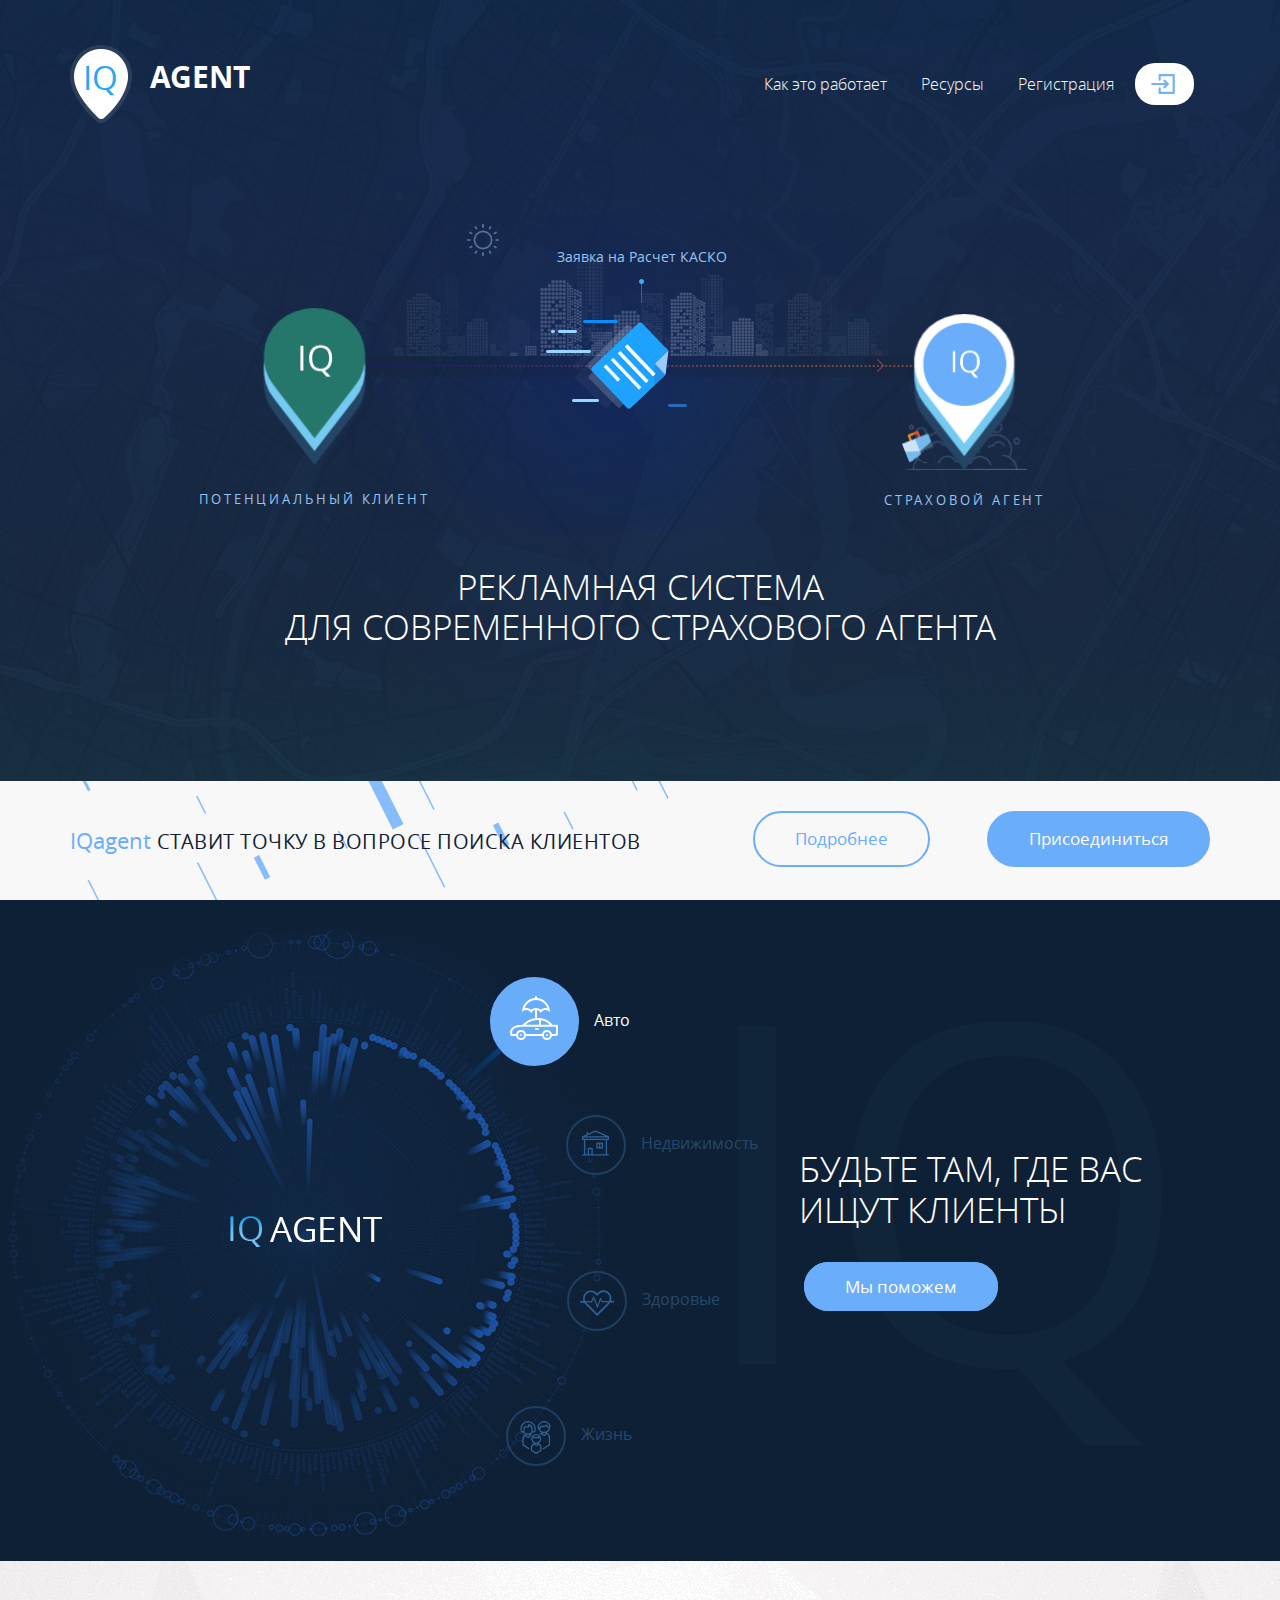
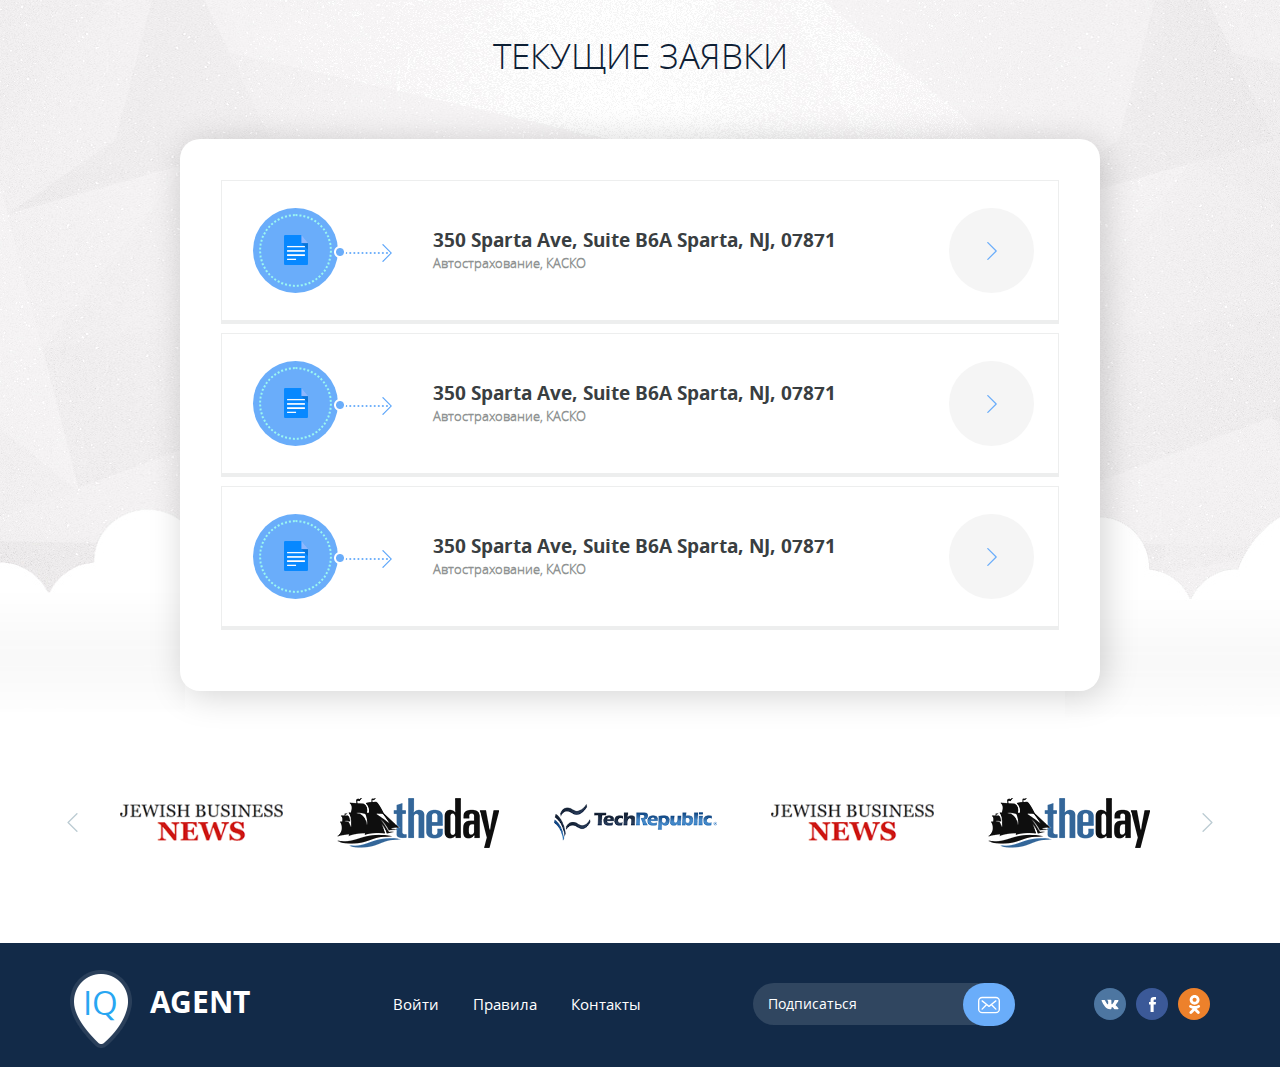
<file: index.html>
﻿<!DOCTYPE HTML>
<html lang="en">
<head>
<meta charset="utf-8">
<meta name="viewport" content="width=device-width, initial-scale=1.0">
<link href="css/bootstrap.min.css" rel="stylesheet">
<link href="css/fonts.css" rel="stylesheet">
<link rel="stylesheet" href="css/swiper.min.css">
<link href="css/style.css" rel="stylesheet">
<link href="css/media.css" rel="stylesheet">
<link rel="icon" href="favicon.ico" type="image/x-icon">
<link rel="shortcut icon" href="/favicon.ico" type="image/x-icon">
<title>IQ</title>
<!--[if lte IE 8]><script src="http://phpbbex.com/oldies/oldies.js" charset="utf-8"></script><![endif]-->
</head>

<body>
<div class="wrapper"> 
  
  <!--HEADER-->
  <header id="header">
    <div class="top-header default clearfix">
      <div class="container">
        <div class="row">
          <div class="col-md-4 col-sm-5 col-xs-6 logo"><a href="index.html" class="">iq <span>agent</span></a></div>
          <div class="col-md-8 col-sm-7 col-xs-6">
            <button type="button" class="navbar-toggle collapsed" data-toggle="collapse" data-target="#bs-example-navbar-collapse-2"> <span class="sr-only">Toggle navigation</span> <span class="icon-bar"></span> <span class="icon-bar"></span> <span class="icon-bar"></span> </button>
            <nav class="navbar-collapse collapse"  id="bs-example-navbar-collapse-2"> 
              <!--TOP-NAV-->
              <div class="navbar navbar-top" role="navigation">
                <div class="inline">
                  <ul class="nav navbar-nav">
                    <li><a href="how-it-works.html">Как это работает</a></li>
                    <li><a href="inner-page.html">Ресурсы</a></li>
                    <li><a href="register.html">Регистрация</a></li>
                    <li class="hidden-sm hidden-md hidden-lg"><a href="#">Правила</a></li>
                    <li class="hidden-sm hidden-md hidden-lg"><a href="#">Контакты</a></li>
                  </ul>
                </div>
                <!--/.nav-collapse --> 
                
                <a href="log-in.html" class="logo-in"></a> <a href="#" class="close cross" data-toggle="collapse" data-target="#bs-example-navbar-collapse-2"></a> </div>
              <!--TOP-NAV END--> 
              
            </nav>
          </div>
        </div>
      </div>
    </div>
    <div class="header-content">
      <div class="container">
        <div class="row">
          <div class="col-md-12">
            <div class="header-content-image"> <span class="application-link">Заявка на Расчет КАСКО</span>
              <div class="icon-first"> <span>Потенциальный клиент</span> </div>
              <div class="icon-second"> <span>страховой агент</span> </div>
            </div>
            <div class="text-bottom"> Рекламная система <br>
              для современного страхового агента </div>
          </div>
        </div>
      </div>
    </div>
    <div class="header-bottom">
      <div class="container">
        <div class="row">
          <div class="col-md-7 col-sm-6 hidden-xs">
            <div class="text"><strong>IQagent</strong> ставит точку в вопросе поиска клиентов</div>
          </div>
          <div class="col-md-5 col-sm-6">
            <div class="button-box clearfix"> <a href="#" class="button">Подробнее</a> <a href="#" class="button">Присоединиться</a> </div>
          </div>
        </div>
      </div>
    </div>
  </header>
  <!--HEADER END--> 
  
  <!--SECTION-3-->
  <div id="section-3">
    <div class="container">
      <div class="row">
        <div class="col-md-12 clearfix">
          <div class="left-box">
            <ul class="section-3-list clearfix">
              <li class="active"> <a href="#"><i></i><span>Авто</span></a> </li>
              <li> <a href="#"><i></i><span>Недвижимость</span></a> </li>
              <li> <a href="#"><i></i><span>Здоровые</span></a> </li>
              <li> <a href="#"><i></i><span>Жизнь</span></a> </li>
            </ul>
          </div>
          <div class="right-box">
            <div class="text">Будьте там, где Вас <br>
              ищут клиенты</div>
            <div class="button-box"><a href="#" class="button">Мы поможем</a></div>
          </div>
        </div>
      </div>
    </div>
  </div>
  
  <!--SECTION-3 END--> 
  
  <!--SECTION-FAQ-->
  <section id="faq-carusel">
    <div class="container">
      <div class="row">
        <div class="col-md-12">
          <h4>Текущие Заявки</h4>
          <div class="faq-box">
            <dl>
              <dt>
                <div class="inline">
                  <div class="circle">
                    <div class="circle-inner"> </div>
                  </div>
                </div>
                <div class="inline text">
                  <div class="title">350 Sparta Ave, Suite B6A Sparta, NJ, 07871</div>
                  <div class="description">Автострахование, КАСКО</div>
                </div>
                <div class="inline arrow-faq"> </div>
              </dt>
              <dd>
                <div class="box">
                  <div class="name"><strong>Олег Михайлович:</strong> Тип заявки: Автострахование, КАСКО</div>
                  <div class="inner-box clearfix">
                    <div class="left-box">
                      <div class="title">Данные по автомобилю:</div>
                      <ul class="inner-list clearfix">
                        <li><strong>Марка автомобиля:</strong> Audi</li>
                        <li><strong>Модель автомобиля:</strong> A3</li>
                        <li><strong>Год выпуска:</strong> 2014</li>
                        <li><strong>Пробег в километрах:</strong> 8400 км</li>
                        <li><strong>Оценочная стоимость:</strong> 1 100 000 руб</li>
                        <li><strong>Машина в кредит?:</strong> нет</li>
                        <li><strong>На текущий момент застрахована?:</strong> да</li>
                        <li><strong>- текущая страховая компания?:</strong> Альфа-страхование</li>
                        <li><strong>- дата окончания текущего полиса?:</strong> 20.12.2016</li>
                        <li><strong>Вас интересует франшиза?:</strong> да</li>
                        <li><strong>Противоугонная система:</strong> замок на КПП</li>
                        <li><strong>Регион регистрации собственника:</strong> Москва</li>
                      </ul>
                    </div>
                    <div class="right-box">
                      <div class="title first">Данные о водителе:</div>
                      <ul class="inner-list first clearfix">
                        <li><strong>ФИО:</strong> Володин Андрей Владимирович</li>
                        <li><strong>Дата рождения:</strong> 13.03.1987</li>
                        <li><strong>Количество водителей:</strong> 1</li>
                      </ul>
                      <div class="title second">Контактные данные:</div>
                      <ul class="inner-list second clearfix">
                        <li><strong>Город:</strong> Москва</li>
                        <li><strong>Адрес:</strong> ********</li>
                        <li><strong>Email адрес:</strong> ******@yandex.ru</li>
                        <li><strong>Контактный номер телефона:</strong> +7******</li>
                        <li><strong>Удобное время связи:</strong> 9.00-17.00</li>
                      </ul>
                    </div>
                  </div>
                  <div class="bottom-box">
                    <p>Готовы разговаривать с потенциальными клиентами, как в примере выше? Они находятся в поиске выгодных предложений прямо сейчас и нуждаются в професионале вроде Вас! Используйте кнопку справа, что бы изучить эту возможность.</p>
                    <div class="button-box"><a href="#" class="button">Начните сейчас</a></div>
                  </div>
                </div>
              </dd>
              <dt>
                <div class="inline">
                  <div class="circle">
                    <div class="circle-inner"> </div>
                  </div>
                </div>
                <div class="inline text">
                  <div class="title">350 Sparta Ave, Suite B6A Sparta, NJ, 07871</div>
                  <div class="description">Автострахование, КАСКО</div>
                </div>
                <div class="inline arrow-faq"> </div>
              </dt>
              <dd>
                <div class="box">
                  <div class="name"><strong>Олег Михайлович:</strong> Тип заявки: Автострахование, КАСКО</div>
                  <div class="inner-box clearfix">
                    <div class="left-box">
                      <div class="title">Данные по автомобилю:</div>
                      <ul class="inner-list clearfix">
                        <li><strong>Марка автомобиля:</strong> Audi</li>
                        <li><strong>Модель автомобиля:</strong> A3</li>
                        <li><strong>Год выпуска:</strong> 2014</li>
                        <li><strong>Пробег в километрах:</strong> 8400 км</li>
                        <li><strong>Оценочная стоимость:</strong> 1 100 000 руб</li>
                        <li><strong>Машина в кредит?:</strong> нет</li>
                        <li><strong>На текущий момент застрахована?:</strong> да</li>
                        <li><strong>- текущая страховая компания?:</strong> Альфа-страхование</li>
                        <li><strong>- дата окончания текущего полиса?:</strong> 20.12.2016</li>
                        <li><strong>Вас интересует франшиза?:</strong> да</li>
                        <li><strong>Противоугонная система:</strong> замок на КПП</li>
                        <li><strong>Регион регистрации собственника:</strong> Москва</li>
                      </ul>
                    </div>
                    <div class="right-box">
                      <div class="title first">Данные о водителе:</div>
                      <ul class="inner-list first clearfix">
                        <li><strong>ФИО:</strong> Володин Андрей Владимирович</li>
                        <li><strong>Дата рождения:</strong> 13.03.1987</li>
                        <li><strong>Количество водителей:</strong> 1</li>
                      </ul>
                      <div class="title second">Контактные данные:</div>
                      <ul class="inner-list second clearfix">
                        <li><strong>Город:</strong> Москва</li>
                        <li><strong>Адрес:</strong> ********</li>
                        <li><strong>Email адрес:</strong> ******@yandex.ru</li>
                        <li><strong>Контактный номер телефона:</strong> +7****</li>
                        <li><strong>Удобное время связи:</strong> 9.00-17.00</li>
                      </ul>
                    </div>
                  </div>
                  <div class="bottom-box">
                    <p>Готовы разговаривать с потенциальными клиентами, как в примере выше? Они находятся в поиске выгодных предложений прямо сейчас и нуждаются в професионале вроде Вас! Используйте кнопку справа, что бы изучить эту возможность.</p>
                    <div class="button-box"><a href="#" class="button">Начните сейчас</a></div>
                  </div>
                </div>
              </dd>
              <dt>
                <div class="inline">
                  <div class="circle">
                    <div class="circle-inner"> </div>
                  </div>
                </div>
                <div class="inline text">
                  <div class="title">350 Sparta Ave, Suite B6A Sparta, NJ, 07871</div>
                  <div class="description">Автострахование, КАСКО</div>
                </div>
                <div class="inline arrow-faq"> </div>
              </dt>
              <dd>
                <div class="box">
                  <div class="name"><strong>Олег Михайлович:</strong> Тип заявки: Автострахование, КАСКО</div>
                  <div class="inner-box clearfix">
                    <div class="left-box">
                      <div class="title">Данные по автомобилю:</div>
                      <ul class="inner-list clearfix">
                        <li><strong>Марка автомобиля:</strong> Audi</li>
                        <li><strong>Модель автомобиля:</strong> A3</li>
                        <li><strong>Год выпуска:</strong> 2014</li>
                        <li><strong>Пробег в километрах:</strong> 8400 км</li>
                        <li><strong>Оценочная стоимость:</strong> 1 100 000 руб</li>
                        <li><strong>Машина в кредит?:</strong> нет</li>
                        <li><strong>На текущий момент застрахована?:</strong> да</li>
                        <li><strong>- текущая страховая компания?:</strong> Альфа-страхование</li>
                        <li><strong>- дата окончания текущего полиса?:</strong> 20.12.2016</li>
                        <li><strong>Вас интересует франшиза?:</strong> да</li>
                        <li><strong>Противоугонная система:</strong> замок на КПП</li>
                        <li><strong>Регион регистрации собственника:</strong> Москва</li>
                      </ul>
                    </div>
                    <div class="right-box">
                      <div class="title first">Данные о водителе:</div>
                      <ul class="inner-list first clearfix">
                        <li><strong>ФИО:</strong> Володин Андрей Владимирович</li>
                        <li><strong>Дата рождения:</strong> 13.03.1987</li>
                        <li><strong>Количество водителей:</strong> 1</li>
                      </ul>
                      <div class="title second">Контактные данные:</div>
                      <ul class="inner-list second clearfix">
                        <li><strong>Город:</strong> Москва</li>
                        <li><strong>Адрес:</strong> ********</li>
                        <li><strong>Email адрес:</strong> ******@yandex.ru</li>
                        <li><strong>Контактный номер телефона:</strong> +7********</li>
                        <li><strong>Удобное время связи:</strong> 9.00-17.00</li>
                      </ul>
                    </div>
                  </div>
                  <div class="bottom-box">
                    <p>Готовы разговаривать с потенциальными клиентами, как в примере выше? Они находятся в поиске выгодных предложений прямо сейчас и нуждаются в професионале вроде Вас! Используйте кнопку справа, что бы изучить эту возможность.</p>
                    <div class="button-box"><a href="#" class="button">Начните сейчас</a></div>
                  </div>
                </div>
              </dd>
            </dl>
          </div>
        </div>
      </div>
      <div class="row">
        <div class="col-md-12">
          <div class="swiper-container-3">
            <ul class="section-2-2-list swiper-wrapper clearfix">
              <li class="swiper-slide">
                <div class="logo-box"> <a href="#" target="_blank"><img src="images/logo-1.png" alt=""></a> </div>
              </li>
              <li class="swiper-slide">
                <div class="logo-box"> <a href="#" target="_blank"><img src="images/logo-2.png" alt=""></a> </div>
              </li>
              <li class="swiper-slide">
                <div class="logo-box"> <a href="#" target="_blank"><img src="images/logo-3.png" alt=""></a> </div>
              </li>
              <li class="swiper-slide">
                <div class="logo-box"> <a href="#" target="_blank"><img src="images/logo-1.png" alt=""></a> </div>
              </li>
              <li class="swiper-slide">
                <div class="logo-box"> <a href="#" target="_blank"><img src="images/logo-2.png" alt=""></a> </div>
              </li>
              <li class="swiper-slide">
                <div class="logo-box"> <a href="#" target="_blank"><img src="images/logo-3.png" alt=""></a> </div>
              </li>
            </ul>
            <div class="swiper-button swiper-button-next"></div>
            <div class="swiper-button swiper-button-prev"></div>
          </div>
        </div>
      </div>
    </div>
  </section>
  <!--SECTION-FAQ END-->
  
  <div class="empty"></div>
</div>

<!--FOOTER-->
<footer>
  <div id="footer">
    <div class="container">
      <div class="row">
        <div class="col-md-3 col-sm-4 col-xs-6 logo"><a href="index.html" class="">iq <span>agent</span></a></div>
        <div class="col-md-4 col-sm-5 hidden-xs">
          <nav>
            <ul class="footer-nav">
              <li><a href="log-in.html">Войти</a></li>
              <li><a href="inner-page.html">Правила</a></li>
              <li><a href="#">Контакты</a></li>
            </ul>
          </nav>
        </div>
        <div class="col-md-3 hidden-sm hidden-xs">
          <form>
            <div class="input-box">
              <input type="email" placeholder="Подписаться">
              <input type="submit" value="">
            </div>
          </form>
        </div>
        <div class="col-md-2 col-sm-3 col-xs-6">
          <ul class="social-list clearfix">
            <li><a href="#" target="_blank"></a></li>
            <li><a href="#" target="_blank"></a></li>
            <li><a href="#" target="_blank"></a></li>
          </ul>
        </div>
      </div>
    </div>
  </div>
</footer>
<!--FOOTER END--> 

<script src="js/jquery-2.1.4.min.js"></script> 
<script src="js/components.js"></script> 
<script src="js/bootstrap.min.js"></script> 
<script src="js/scripts.js"></script>
</body>
</html>
</file>
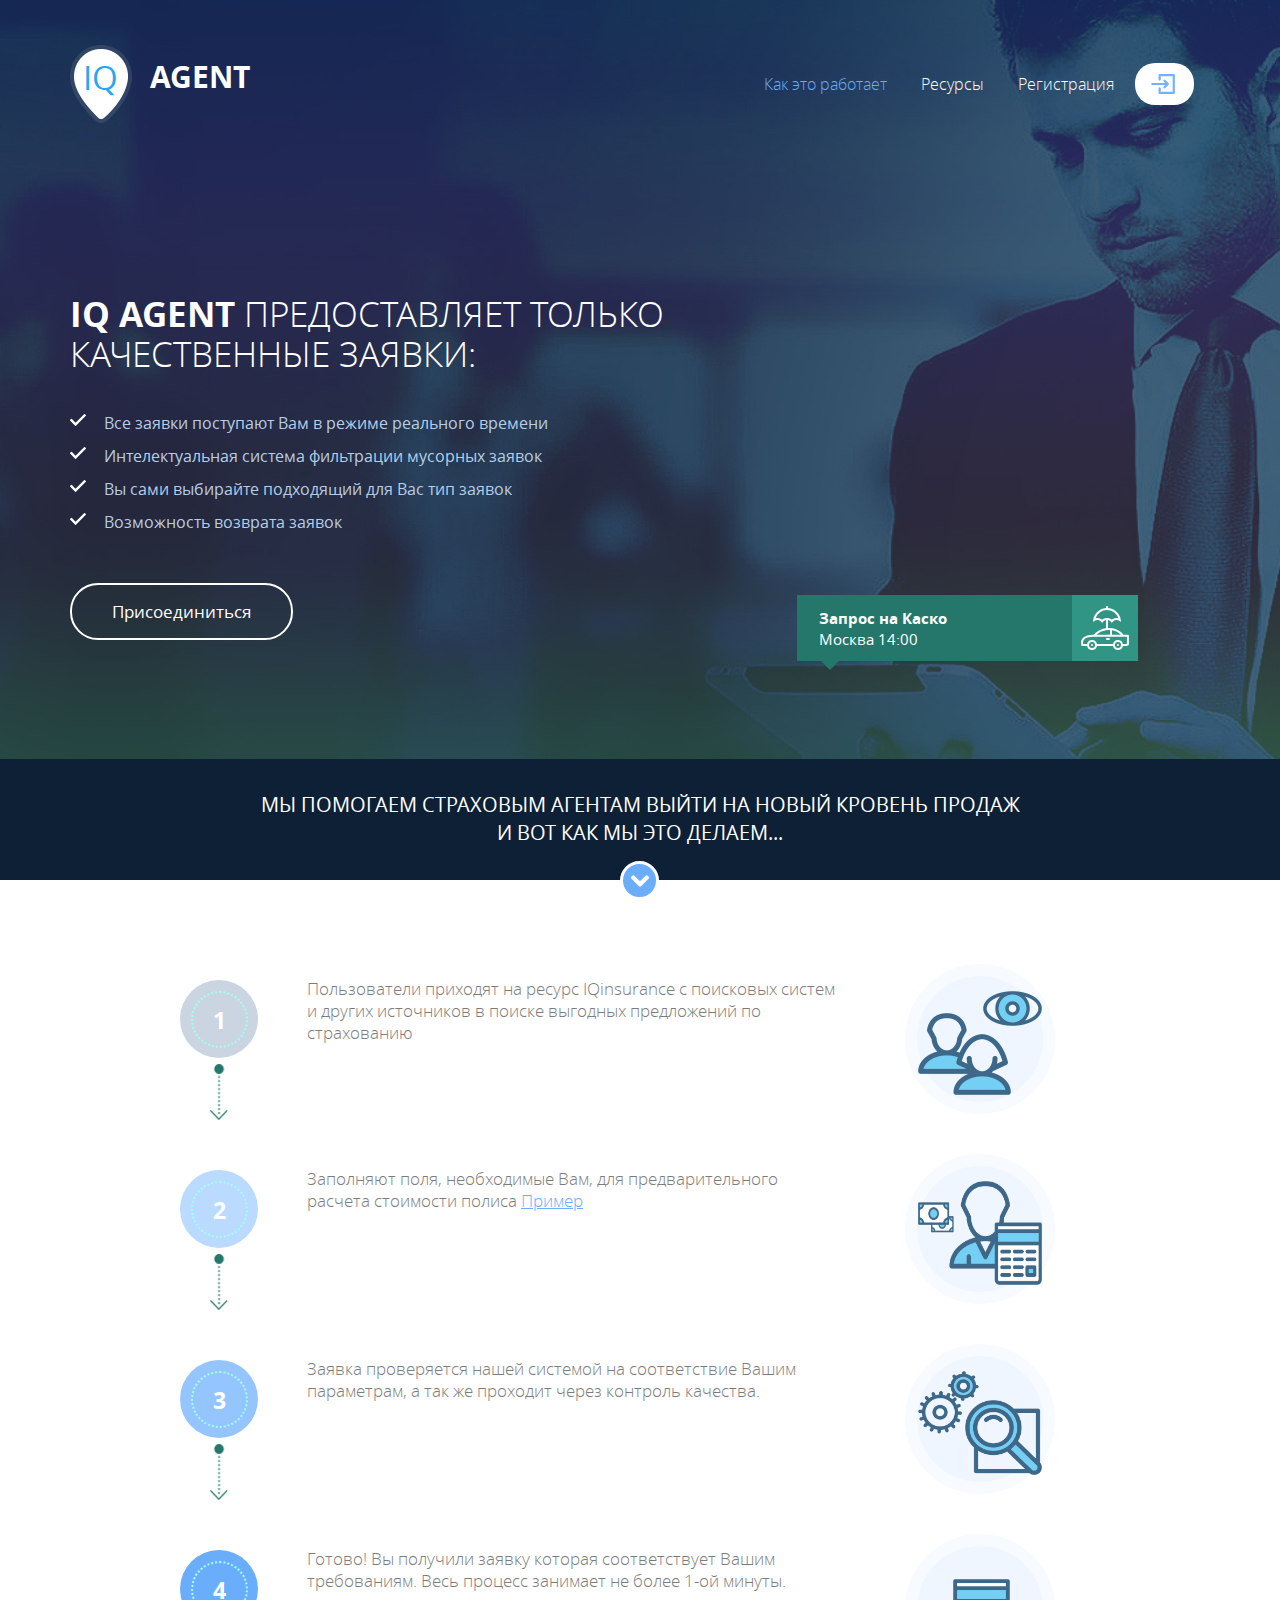
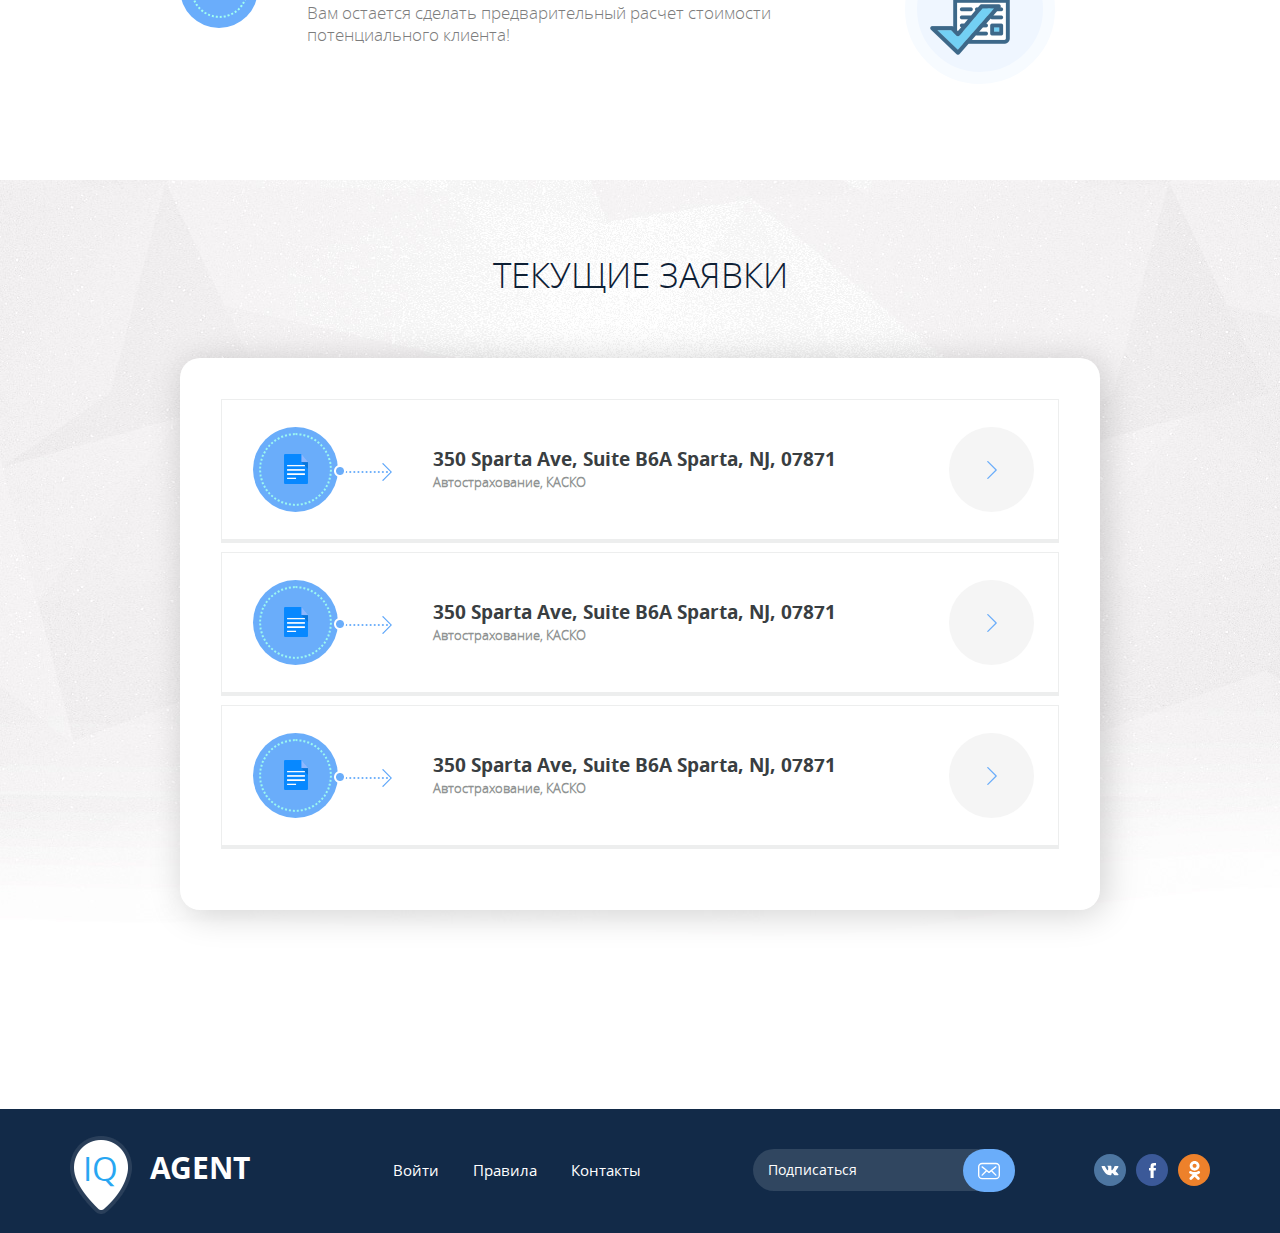
<file: how-it-works.html>
<!DOCTYPE HTML>
<html lang="en">
<head>
<meta charset="utf-8">
<meta name="viewport" content="width=device-width, initial-scale=1.0">
<link href="css/bootstrap.min.css" rel="stylesheet">
<link href="css/fonts.css" rel="stylesheet">
<link rel="stylesheet" href="css/swiper.min.css">
<link href="css/style.css" rel="stylesheet">
<link href="css/media.css" rel="stylesheet">
<link rel="icon" href="favicon.ico" type="image/x-icon">
<link rel="shortcut icon" href="/favicon.ico" type="image/x-icon">
<title>HowItWorks</title>
<!--[if lte IE 8]><script src="http://phpbbex.com/oldies/oldies.js" charset="utf-8"></script><![endif]-->
</head>

<body>
<div class="wrapper"> 
  
  <!--HEADER-->
  <header id="header" class="how-it-works">
    <div class="top-header default clearfix">
      <div class="container">
        <div class="row">
          <div class="col-md-4 col-sm-5 col-xs-6 logo"><a href="index.html" class="">iq <span>agent</span></a></div>
          <div class="col-md-8 col-sm-7 col-xs-6">
            <button type="button" class="navbar-toggle collapsed" data-toggle="collapse" data-target="#bs-example-navbar-collapse-2"> <span class="sr-only">Toggle navigation</span> <span class="icon-bar"></span> <span class="icon-bar"></span> <span class="icon-bar"></span> </button>
            <nav class="navbar-collapse collapse"  id="bs-example-navbar-collapse-2"> 
              <!--TOP-NAV-->
              <div class="navbar navbar-top" role="navigation">
                <div class="inline">
                  <ul class="nav navbar-nav">
                    <li class="active"><a href="how-it-works.html">Как это работает</a></li>
                    <li><a href="inner-page.html">Ресурсы</a></li>
                    <li><a href="register.html">Регистрация</a></li>
                    <li class="hidden-sm hidden-md hidden-lg"><a href="#">Правила</a></li>
                    <li class="hidden-sm hidden-md hidden-lg"><a href="#">Контакты</a></li>
                  </ul>
                </div>
                <!--/.nav-collapse --> 
                <a href="log-in.html" class="logo-in"></a> <a href="#" class="close cross" data-toggle="collapse" data-target="#bs-example-navbar-collapse-2"></a> </div>
              <!--TOP-NAV END--> 
              
            </nav>
          </div>
        </div>
      </div>
    </div>
    <div class="header-content">
      <div class="container">
        <div class="row">
          <div class="col-md-12">
            <div class="header-content inner">
              <div class="row">
                <div class="col-md-7">
                  <div class="text">
                    <div class="title"><strong>IQ AGENT</strong> ПРЕДОСТАВЛЯЕТ ТОЛЬКО 
                      КАЧЕСТВЕННЫЕ ЗАЯВКИ:</div>
                    <ul class="header-list clearfix">
                      <li>Все заявки поступают Вам в режиме реального времени</li>
                      <li>Интелектуальная система фильтрации мусорных заявок</li>
                      <li>Вы сами выбирайте подходящий для Вас тип заявок</li>
                      <li>Возможность возврата заявок</li>
                    </ul>
                    <div class="button-box"><a href="#" class="button">Присоединиться</a></div>
                  </div>
                </div>
                <div class="inquiry-box hidden-xs animated fadeIn"> <span>Запрос на Каско</span> <span>Москва 14:00</span> <i></i> </div>
              </div>
            </div>
          </div>
        </div>
      </div>
    </div>
    <div class="header-bottom">
      <div class="container">
        <div class="row">
          <div class="col-md-12"> Мы помогаем страховым агентам выйти на новый кровень продаж <span>и вот как мы это делаем...</span> <a href="#how-it-works-box"></a> </div>
        </div>
      </div>
    </div>
  </header>
  <!--HEADER END-->
  
  <div class="inner-page"> 
    <!--SECTION-HOW-IT-WORKS-->
    <div id="how-it-works-box">
      <div class="container">
        <div class="row">
          <div class="col-md-12">
            <div class="container-how-it">
              <ul class="how-it-works-list clearfix">
                <li class="clearfix first-li">
                  <div class="inline first">
                    <div class="circle">
                      <div class="circle-inner"> 1 </div>
                    </div>
                  </div>
                  <div class="inline second">
                    <p>Пользователи приходят на ресурс IQinsurance c поисковых систем и других источников в поиске выгодных предложений по страхованию</p>
                  </div>
                  <div class="inline third">
                    <div class="ico-box"> </div>
                  </div>
                </li>
                <li class="clearfix second-li">
                  <div class="inline first">
                    <div class="circle">
                      <div class="circle-inner"> 2 </div>
                    </div>
                  </div>
                  <div class="inline second">
                    <p>Заполняют поля, необходимые Вам, для предварительного расчета стоимости полиса <a href="#">Пример</a></p>
                  </div>
                  <div class="inline third">
                    <div class="ico-box"> </div>
                  </div>
                </li>
                <li class="clearfix third-li">
                  <div class="inline first">
                    <div class="circle">
                      <div class="circle-inner"> 3 </div>
                    </div>
                  </div>
                  <div class="inline second">
                    <p>Заявка проверяется нашей системой на соответствие Вашим параметрам, а так же проходит через контроль качества.</p>
                  </div>
                  <div class="inline third">
                    <div class="ico-box"> </div>
                  </div>
                </li>
                <li class="clearfix fourth-li">
                  <div class="inline first">
                    <div class="circle">
                      <div class="circle-inner"> 4 </div>
                    </div>
                  </div>
                  <div class="inline second">
                    <p>Готово! Вы получили заявку которая соответствует Вашим требованиям. Весь процесс занимает не более 1-ой минуты.</p>
                    <p>Вам остается сделать предварительный расчет стоимости потенциального клиента!</p>
                  </div>
                  <div class="inline third">
                    <div class="ico-box"> </div>
                  </div>
                </li>
              </ul>
            </div>
          </div>
        </div>
      </div>
    </div>
    <!--SECTION-HOW-IT-WORKS END--> 
    
    <!--SECTION-FAQ-->
    <section id="faq-carusel">
      <div class="container">
        <div class="row">
          <div class="col-md-12">
            <h4>Текущие Заявки</h4>
            <div class="faq-box">
              <dl>
                <dt>
                  <div class="inline">
                    <div class="circle">
                      <div class="circle-inner"> </div>
                    </div>
                  </div>
                  <div class="inline text">
                    <div class="title">350 Sparta Ave, Suite B6A Sparta, NJ, 07871</div>
                    <div class="description">Автострахование, КАСКО</div>
                  </div>
                  <div class="inline arrow-faq"> </div>
                </dt>
                <dd>
                  <div class="box">
                    <div class="name"><strong>Олег Михайлович:</strong> Тип заявки: Автострахование, КАСКО</div>
                    <div class="inner-box clearfix">
                      <div class="left-box">
                        <div class="title">Данные по автомобилю:</div>
                        <ul class="inner-list clearfix">
                          <li><strong>Марка автомобиля:</strong> Audi</li>
                          <li><strong>Модель автомобиля:</strong> A3</li>
                          <li><strong>Год выпуска:</strong> 2014</li>
                          <li><strong>Пробег в километрах:</strong> 8400 км</li>
                          <li><strong>Оценочная стоимость:</strong> 1 100 000 руб</li>
                          <li><strong>Машина в кредит?:</strong> нет</li>
                          <li><strong>На текущий момент застрахована?:</strong> да</li>
                          <li><strong>- текущая страховая компания?:</strong> Альфа-страхование</li>
                          <li><strong>- дата окончания текущего полиса?:</strong> 20.12.2016</li>
                          <li><strong>Вас интересует франшиза?:</strong> да</li>
                          <li><strong>Противоугонная система:</strong> замок на КПП</li>
                          <li><strong>Регион регистрации собственника:</strong> Москва</li>
                        </ul>
                      </div>
                      <div class="right-box">
                        <div class="title">Данные о водителе:</div>
                        <ul class="inner-list clearfix">
                          <li><strong>ФИО:</strong> Володин Андрей Владимирович</li>
                          <li><strong>Дата рождения:</strong> 13.03.1987</li>
                          <li><strong>Количество водителей:</strong> 1</li>
                        </ul>
                        <div class="title">Контактные данные:</div>
                        <ul class="inner-list clearfix">
                          <li><strong>Город:</strong> Москва</li>
                          <li><strong>Адрес:</strong> ********</li>
                          <li><strong>Email адрес:</strong> ******@yandex.ru</li>
                          <li><strong>Контактный номер телефона:</strong> +7******</li>
                          <li><strong>Удобное время связи:</strong> 9.00-17.00</li>
                        </ul>
                      </div>
                    </div>
                    <div class="bottom-box">
                      <p>Готовы разговаривать с потенциальными клиентами, как в примере выше? Они находятся в поиске выгодных предложений прямо сейчас и нуждаются в професионале вроде Вас! Используйте кнопку справа, что бы изучить эту возможность.</p>
                      <div class="button-box"><a href="#" class="button">Начните сейчас</a></div>
                    </div>
                  </div>
                </dd>
                <dt>
                  <div class="inline">
                    <div class="circle">
                      <div class="circle-inner"> </div>
                    </div>
                  </div>
                  <div class="inline text">
                    <div class="title">350 Sparta Ave, Suite B6A Sparta, NJ, 07871</div>
                    <div class="description">Автострахование, КАСКО</div>
                  </div>
                  <div class="inline arrow-faq"> </div>
                </dt>
                <dd>
                  <div class="box">
                    <div class="name"><strong>Олег Михайлович:</strong> Тип заявки: Автострахование, КАСКО</div>
                    <div class="inner-box clearfix">
                      <div class="left-box">
                        <div class="title">Данные по автомобилю:</div>
                        <ul class="inner-list clearfix">
                          <li><strong>Марка автомобиля:</strong> Audi</li>
                          <li><strong>Модель автомобиля:</strong> A3</li>
                          <li><strong>Год выпуска:</strong> 2014</li>
                          <li><strong>Пробег в километрах:</strong> 8400 км</li>
                          <li><strong>Оценочная стоимость:</strong> 1 100 000 руб</li>
                          <li><strong>Машина в кредит?:</strong> нет</li>
                          <li><strong>На текущий момент застрахована?:</strong> да</li>
                          <li><strong>- текущая страховая компания?:</strong> Альфа-страхование</li>
                          <li><strong>- дата окончания текущего полиса?:</strong> 20.12.2016</li>
                          <li><strong>Вас интересует франшиза?:</strong> да</li>
                          <li><strong>Противоугонная система:</strong> замок на КПП</li>
                          <li><strong>Регион регистрации собственника:</strong> Москва</li>
                        </ul>
                      </div>
                      <div class="right-box">
                        <div class="title">Данные о водителе:</div>
                        <ul class="inner-list clearfix">
                          <li><strong>ФИО:</strong> Володин Андрей Владимирович</li>
                          <li><strong>Дата рождения:</strong> 13.03.1987</li>
                          <li><strong>Количество водителей:</strong> 1</li>
                        </ul>
                        <div class="title">Контактные данные:</div>
                        <ul class="inner-list clearfix">
                          <li><strong>Город:</strong> Москва</li>
                          <li><strong>Адрес:</strong> ********</li>
                          <li><strong>Email адрес:</strong> ******@yandex.ru</li>
                          <li><strong>Контактный номер телефона:</strong> +7****</li>
                          <li><strong>Удобное время связи:</strong> 9.00-17.00</li>
                        </ul>
                      </div>
                    </div>
                    <div class="bottom-box">
                      <p>Готовы разговаривать с потенциальными клиентами, как в примере выше? Они находятся в поиске выгодных предложений прямо сейчас и нуждаются в професионале вроде Вас! Используйте кнопку справа, что бы изучить эту возможность.</p>
                      <div class="button-box"><a href="#" class="button">Начните сейчас</a></div>
                    </div>
                  </div>
                </dd>
                <dt>
                  <div class="inline">
                    <div class="circle">
                      <div class="circle-inner"> </div>
                    </div>
                  </div>
                  <div class="inline text">
                    <div class="title">350 Sparta Ave, Suite B6A Sparta, NJ, 07871</div>
                    <div class="description">Автострахование, КАСКО</div>
                  </div>
                  <div class="inline arrow-faq"> </div>
                </dt>
                <dd>
                  <div class="box">
                    <div class="name"><strong>Олег Михайлович:</strong> Тип заявки: Автострахование, КАСКО</div>
                    <div class="inner-box clearfix">
                      <div class="left-box">
                        <div class="title">Данные по автомобилю:</div>
                        <ul class="inner-list clearfix">
                          <li><strong>Марка автомобиля:</strong> Audi</li>
                          <li><strong>Модель автомобиля:</strong> A3</li>
                          <li><strong>Год выпуска:</strong> 2014</li>
                          <li><strong>Пробег в километрах:</strong> 8400 км</li>
                          <li><strong>Оценочная стоимость:</strong> 1 100 000 руб</li>
                          <li><strong>Машина в кредит?:</strong> нет</li>
                          <li><strong>На текущий момент застрахована?:</strong> да</li>
                          <li><strong>- текущая страховая компания?:</strong> Альфа-страхование</li>
                          <li><strong>- дата окончания текущего полиса?:</strong> 20.12.2016</li>
                          <li><strong>Вас интересует франшиза?:</strong> да</li>
                          <li><strong>Противоугонная система:</strong> замок на КПП</li>
                          <li><strong>Регион регистрации собственника:</strong> Москва</li>
                        </ul>
                      </div>
                      <div class="right-box">
                        <div class="title">Данные о водителе:</div>
                        <ul class="inner-list clearfix">
                          <li><strong>ФИО:</strong> Володин Андрей Владимирович</li>
                          <li><strong>Дата рождения:</strong> 13.03.1987</li>
                          <li><strong>Количество водителей:</strong> 1</li>
                        </ul>
                        <div class="title">Контактные данные:</div>
                        <ul class="inner-list clearfix">
                          <li><strong>Город:</strong> Москва</li>
                          <li><strong>Адрес:</strong> ********</li>
                          <li><strong>Email адрес:</strong> ******@yandex.ru</li>
                          <li><strong>Контактный номер телефона:</strong> +7********</li>
                          <li><strong>Удобное время связи:</strong> 9.00-17.00</li>
                        </ul>
                      </div>
                    </div>
                    <div class="bottom-box">
                      <p>Готовы разговаривать с потенциальными клиентами, как в примере выше? Они находятся в поиске выгодных предложений прямо сейчас и нуждаются в професионале вроде Вас! Используйте кнопку справа, что бы изучить эту возможность.</p>
                      <div class="button-box"><a href="#" class="button">Начните сейчас</a></div>
                    </div>
                  </div>
                </dd>
              </dl>
            </div>
          </div>
        </div>
      </div>
    </section>
    <!--SECTION-FAQ END--> 
  </div>
  <div class="empty"></div>
</div>

<!--FOOTER-->
<footer>
  <div id="footer">
    <div class="container">
      <div class="row">
        <div class="col-md-3 col-sm-4 col-xs-6 logo"><a href="index.html" class="">iq <span>agent</span></a></div>
        <div class="col-md-4 col-sm-5 hidden-xs">
          <nav>
            <ul class="footer-nav">
              <li><a href="log-in.html">Войти</a></li>
              <li><a href="inner-page.html">Правила</a></li>
              <li><a href="#">Контакты</a></li>
            </ul>
          </nav>
        </div>
        <div class="col-md-3 hidden-sm hidden-xs">
          <form>
            <div class="input-box">
              <input type="email" placeholder="Подписаться">
              <input type="submit" value="">
            </div>
          </form>
        </div>
        <div class="col-md-2 col-sm-3 col-xs-6">
          <ul class="social-list clearfix">
            <li><a href="#" target="_blank"></a></li>
            <li><a href="#" target="_blank"></a></li>
            <li><a href="#" target="_blank"></a></li>
          </ul>
        </div>
      </div>
    </div>
  </div>
</footer>
<!--FOOTER END--> 

<script src="js/jquery-2.1.4.min.js"></script> 
<script src="js/components.js"></script> 
<script src="js/bootstrap.min.js"></script> 
<script src="js/scripts.js"></script>
</body>
</html>
</file>
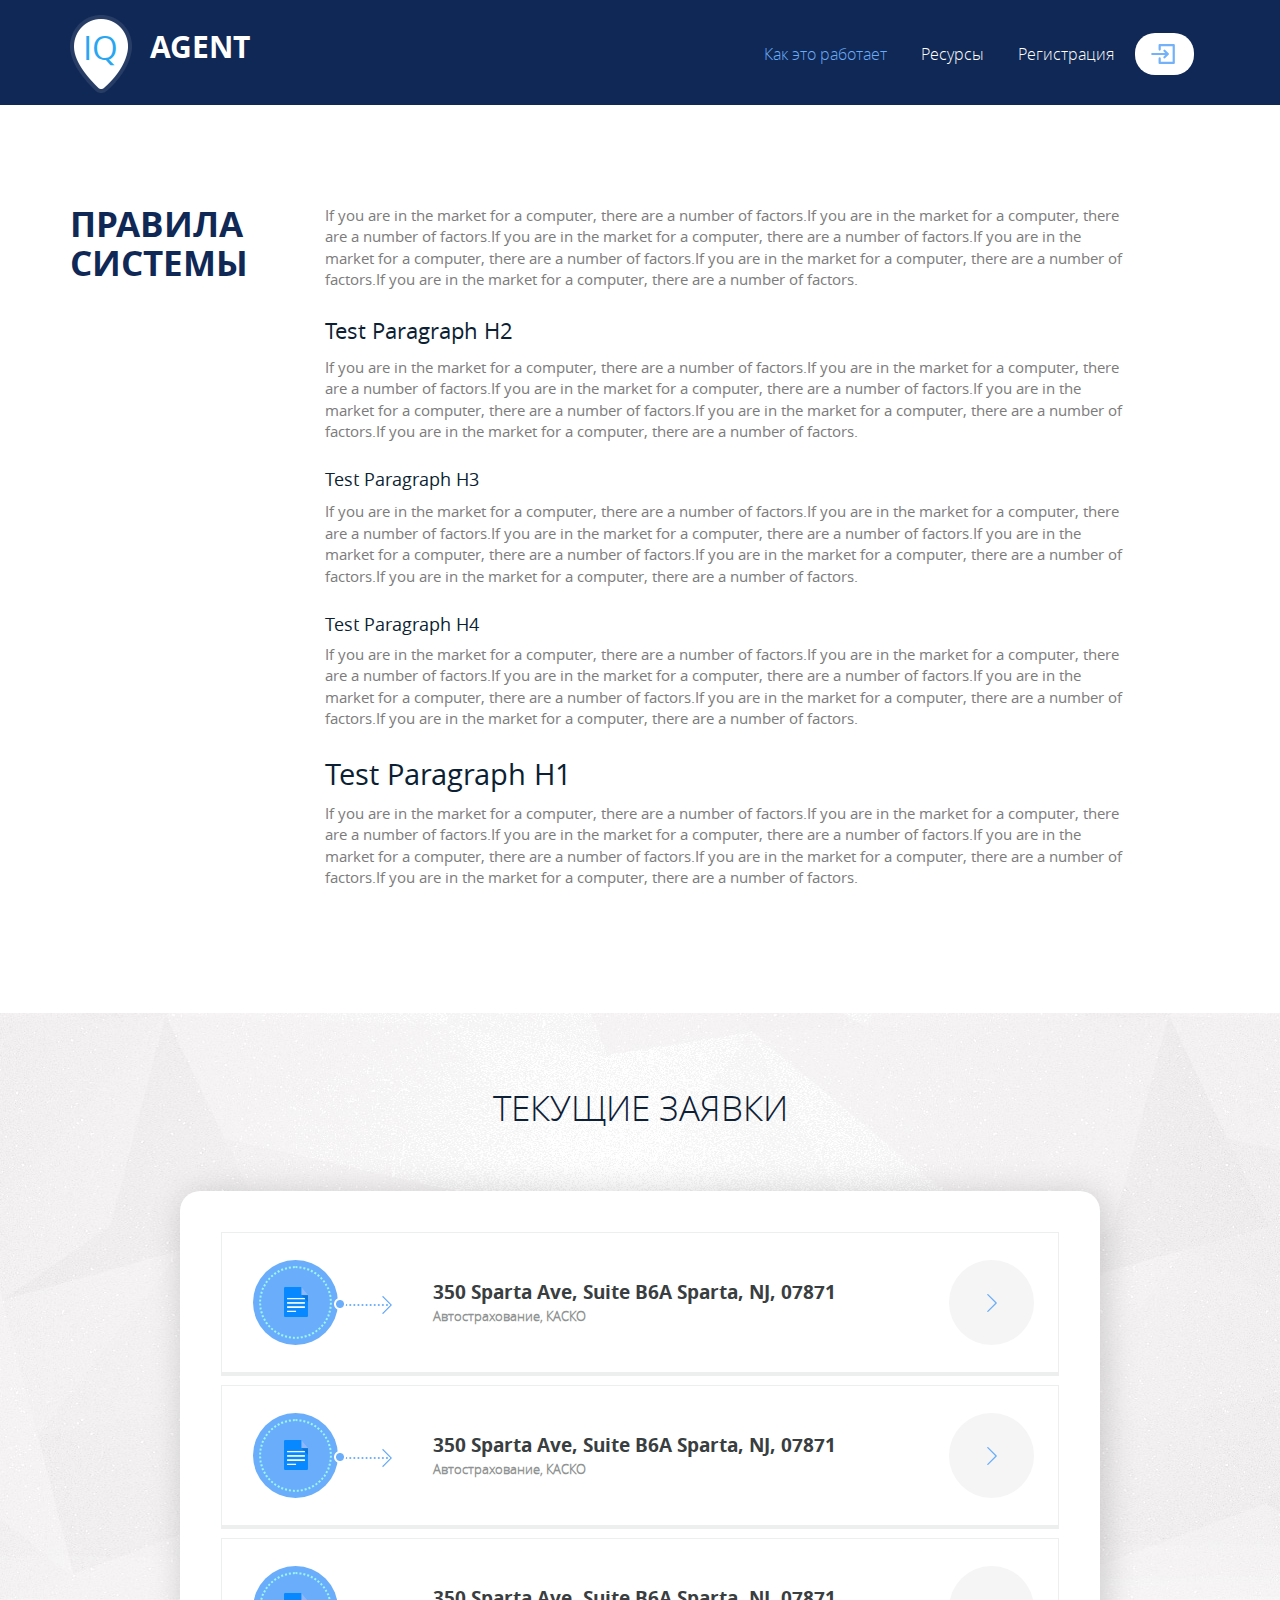
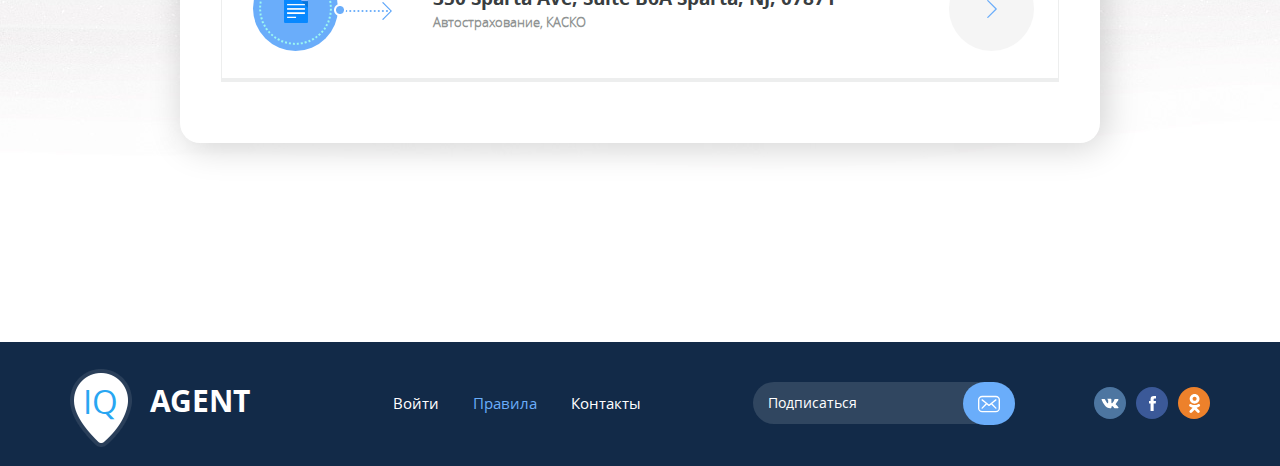
<file: inner-page.html>
<!DOCTYPE HTML>
<html lang="en">
<head>
<meta charset="utf-8">
<meta name="viewport" content="width=device-width, initial-scale=1.0">
<link href="css/bootstrap.min.css" rel="stylesheet">
<link href="css/fonts.css" rel="stylesheet">
<link rel="stylesheet" href="css/swiper.min.css">
<link href="css/style.css" rel="stylesheet">
<link href="css/media.css" rel="stylesheet">
<link rel="icon" href="favicon.ico" type="image/x-icon">
<link rel="shortcut icon" href="/favicon.ico" type="image/x-icon">
<title>InnerPage</title>
<!--[if lte IE 8]><script src="http://phpbbex.com/oldies/oldies.js" charset="utf-8"></script><![endif]-->
</head>

<body>
<div class="wrapper"> 
  
  <!--HEADER-->
  <header id="header" class="inner-page">
    <div class="top-header default clearfix">
      <div class="container">
        <div class="row">
          <div class="col-md-4 col-sm-5 col-xs-6 logo"><a href="index.html" class="">iq <span>agent</span></a></div>
          <div class="col-md-8 col-sm-7 col-xs-6">
            <button type="button" class="navbar-toggle collapsed" data-toggle="collapse" data-target="#bs-example-navbar-collapse-2"> <span class="sr-only">Toggle navigation</span> <span class="icon-bar"></span> <span class="icon-bar"></span> <span class="icon-bar"></span> </button>
            <nav class="navbar-collapse collapse"  id="bs-example-navbar-collapse-2"> 
              <!--TOP-NAV-->
              <div class="navbar navbar-top" role="navigation">
                <div class="inline">
                  <ul class="nav navbar-nav">
                    <li class="active"><a href="how-it-works.html">Как это работает</a></li>
                    <li><a href="inner-page.html">Ресурсы</a></li>
                    <li><a href="register.html">Регистрация</a></li>
                    <li class="hidden-sm hidden-md hidden-lg"><a href="#">Правила</a></li>
                    <li class="hidden-sm hidden-md hidden-lg"><a href="#">Контакты</a></li>
                  </ul>
                </div>
                <!--/.nav-collapse --> 
                <a href="log-in.html" class="logo-in"></a> <a href="#" class="close cross" data-toggle="collapse" data-target="#bs-example-navbar-collapse-2"></a> </div>
              <!--TOP-NAV END--> 
              
            </nav>
          </div>
        </div>
      </div>
    </div>
  </header>
  <!--HEADER END-->
  
  <div class="inner-page">
    <div class="container">
      <div class="row">
        <div class="col-md-12">
          <section class="inner-text-page clearfix">
            <div class="title-section">
              <h5>правила 
                системы</h5>
            </div>
            <div class="content-box">
              <p>If you are in the market for a computer, there are a number of factors.If you are in the market for a computer, there are a number of factors.If you are in the market for a computer, there are a number of factors.If you are in the market for a computer, there are a number of factors.If you are in the market for a computer, there are a number of factors.If you are in the market for a computer, there are a number of factors.</p>
              <h2>Test Paragraph H2</h2>
              <p>If you are in the market for a computer, there are a number of factors.If you are in the market for a computer, there are a number of factors.If you are in the market for a computer, there are a number of factors.If you are in the market for a computer, there are a number of factors.If you are in the market for a computer, there are a number of factors.If you are in the market for a computer, there are a number of factors.</p>
              <h3>Test Paragraph H3</h3>
              <p>If you are in the market for a computer, there are a number of factors.If you are in the market for a computer, there are a number of factors.If you are in the market for a computer, there are a number of factors.If you are in the market for a computer, there are a number of factors.If you are in the market for a computer, there are a number of factors.If you are in the market for a computer, there are a number of factors.</p>
              <h4>Test Paragraph H4</h4>
              <p>If you are in the market for a computer, there are a number of factors.If you are in the market for a computer, there are a number of factors.If you are in the market for a computer, there are a number of factors.If you are in the market for a computer, there are a number of factors.If you are in the market for a computer, there are a number of factors.If you are in the market for a computer, there are a number of factors.</p>
              <h1>Test Paragraph H1</h1>
              <p>If you are in the market for a computer, there are a number of factors.If you are in the market for a computer, there are a number of factors.If you are in the market for a computer, there are a number of factors.If you are in the market for a computer, there are a number of factors.If you are in the market for a computer, there are a number of factors.If you are in the market for a computer, there are a number of factors.</p>
            </div>
          </section>
        </div>
      </div>
    </div>
    
    <!--SECTION-FAQ-->
    <section id="faq-carusel">
      <div class="container">
        <div class="row">
          <div class="col-md-12">
            <h4>Текущие Заявки</h4>
            <div class="faq-box">
              <dl>
                <dt>
                  <div class="inline">
                    <div class="circle">
                      <div class="circle-inner"> </div>
                    </div>
                  </div>
                  <div class="inline text">
                    <div class="title">350 Sparta Ave, Suite B6A Sparta, NJ, 07871</div>
                    <div class="description">Автострахование, КАСКО</div>
                  </div>
                  <div class="inline arrow-faq"> </div>
                </dt>
                <dd>
                  <div class="box">
                    <div class="name"><strong>Олег Михайлович:</strong> Тип заявки: Автострахование, КАСКО</div>
                    <div class="inner-box clearfix">
                      <div class="left-box">
                        <div class="title">Данные по автомобилю:</div>
                        <ul class="inner-list clearfix">
                          <li><strong>Марка автомобиля:</strong> Audi</li>
                          <li><strong>Модель автомобиля:</strong> A3</li>
                          <li><strong>Год выпуска:</strong> 2014</li>
                          <li><strong>Пробег в километрах:</strong> 8400 км</li>
                          <li><strong>Оценочная стоимость:</strong> 1 100 000 руб</li>
                          <li><strong>Машина в кредит?:</strong> нет</li>
                          <li><strong>На текущий момент застрахована?:</strong> да</li>
                          <li><strong>- текущая страховая компания?:</strong> Альфа-страхование</li>
                          <li><strong>- дата окончания текущего полиса?:</strong> 20.12.2016</li>
                          <li><strong>Вас интересует франшиза?:</strong> да</li>
                          <li><strong>Противоугонная система:</strong> замок на КПП</li>
                          <li><strong>Регион регистрации собственника:</strong> Москва</li>
                        </ul>
                      </div>
                      <div class="right-box">
                        <div class="title">Данные о водителе:</div>
                        <ul class="inner-list clearfix">
                          <li><strong>ФИО:</strong> Володин Андрей Владимирович</li>
                          <li><strong>Дата рождения:</strong> 13.03.1987</li>
                          <li><strong>Количество водителей:</strong> 1</li>
                        </ul>
                        <div class="title">Контактные данные:</div>
                        <ul class="inner-list clearfix">
                          <li><strong>Город:</strong> Москва</li>
                          <li><strong>Адрес:</strong> ********</li>
                          <li><strong>Email адрес:</strong> ******@yandex.ru</li>
                          <li><strong>Контактный номер телефона:</strong> +7******</li>
                          <li><strong>Удобное время связи:</strong> 9.00-17.00</li>
                        </ul>
                      </div>
                    </div>
                    <div class="bottom-box">
                      <p>Готовы разговаривать с потенциальными клиентами, как в примере выше? Они находятся в поиске выгодных предложений прямо сейчас и нуждаются в професионале вроде Вас! Используйте кнопку справа, что бы изучить эту возможность.</p>
                      <div class="button-box"><a href="#" class="button">Начните сейчас</a></div>
                    </div>
                  </div>
                </dd>
                <dt>
                  <div class="inline">
                    <div class="circle">
                      <div class="circle-inner"> </div>
                    </div>
                  </div>
                  <div class="inline text">
                    <div class="title">350 Sparta Ave, Suite B6A Sparta, NJ, 07871</div>
                    <div class="description">Автострахование, КАСКО</div>
                  </div>
                  <div class="inline arrow-faq"> </div>
                </dt>
                <dd>
                  <div class="box">
                    <div class="name"><strong>Олег Михайлович:</strong> Тип заявки: Автострахование, КАСКО</div>
                    <div class="inner-box clearfix">
                      <div class="left-box">
                        <div class="title">Данные по автомобилю:</div>
                        <ul class="inner-list clearfix">
                          <li><strong>Марка автомобиля:</strong> Audi</li>
                          <li><strong>Модель автомобиля:</strong> A3</li>
                          <li><strong>Год выпуска:</strong> 2014</li>
                          <li><strong>Пробег в километрах:</strong> 8400 км</li>
                          <li><strong>Оценочная стоимость:</strong> 1 100 000 руб</li>
                          <li><strong>Машина в кредит?:</strong> нет</li>
                          <li><strong>На текущий момент застрахована?:</strong> да</li>
                          <li><strong>- текущая страховая компания?:</strong> Альфа-страхование</li>
                          <li><strong>- дата окончания текущего полиса?:</strong> 20.12.2016</li>
                          <li><strong>Вас интересует франшиза?:</strong> да</li>
                          <li><strong>Противоугонная система:</strong> замок на КПП</li>
                          <li><strong>Регион регистрации собственника:</strong> Москва</li>
                        </ul>
                      </div>
                      <div class="right-box">
                        <div class="title">Данные о водителе:</div>
                        <ul class="inner-list clearfix">
                          <li><strong>ФИО:</strong> Володин Андрей Владимирович</li>
                          <li><strong>Дата рождения:</strong> 13.03.1987</li>
                          <li><strong>Количество водителей:</strong> 1</li>
                        </ul>
                        <div class="title">Контактные данные:</div>
                        <ul class="inner-list clearfix">
                          <li><strong>Город:</strong> Москва</li>
                          <li><strong>Адрес:</strong> ********</li>
                          <li><strong>Email адрес:</strong> ******@yandex.ru</li>
                          <li><strong>Контактный номер телефона:</strong> +7****</li>
                          <li><strong>Удобное время связи:</strong> 9.00-17.00</li>
                        </ul>
                      </div>
                    </div>
                    <div class="bottom-box">
                      <p>Готовы разговаривать с потенциальными клиентами, как в примере выше? Они находятся в поиске выгодных предложений прямо сейчас и нуждаются в професионале вроде Вас! Используйте кнопку справа, что бы изучить эту возможность.</p>
                      <div class="button-box"><a href="#" class="button">Начните сейчас</a></div>
                    </div>
                  </div>
                </dd>
                <dt>
                  <div class="inline">
                    <div class="circle">
                      <div class="circle-inner"> </div>
                    </div>
                  </div>
                  <div class="inline text">
                    <div class="title">350 Sparta Ave, Suite B6A Sparta, NJ, 07871</div>
                    <div class="description">Автострахование, КАСКО</div>
                  </div>
                  <div class="inline arrow-faq"> </div>
                </dt>
                <dd>
                  <div class="box">
                    <div class="name"><strong>Олег Михайлович:</strong> Тип заявки: Автострахование, КАСКО</div>
                    <div class="inner-box clearfix">
                      <div class="left-box">
                        <div class="title">Данные по автомобилю:</div>
                        <ul class="inner-list clearfix">
                          <li><strong>Марка автомобиля:</strong> Audi</li>
                          <li><strong>Модель автомобиля:</strong> A3</li>
                          <li><strong>Год выпуска:</strong> 2014</li>
                          <li><strong>Пробег в километрах:</strong> 8400 км</li>
                          <li><strong>Оценочная стоимость:</strong> 1 100 000 руб</li>
                          <li><strong>Машина в кредит?:</strong> нет</li>
                          <li><strong>На текущий момент застрахована?:</strong> да</li>
                          <li><strong>- текущая страховая компания?:</strong> Альфа-страхование</li>
                          <li><strong>- дата окончания текущего полиса?:</strong> 20.12.2016</li>
                          <li><strong>Вас интересует франшиза?:</strong> да</li>
                          <li><strong>Противоугонная система:</strong> замок на КПП</li>
                          <li><strong>Регион регистрации собственника:</strong> Москва</li>
                        </ul>
                      </div>
                      <div class="right-box">
                        <div class="title">Данные о водителе:</div>
                        <ul class="inner-list clearfix">
                          <li><strong>ФИО:</strong> Володин Андрей Владимирович</li>
                          <li><strong>Дата рождения:</strong> 13.03.1987</li>
                          <li><strong>Количество водителей:</strong> 1</li>
                        </ul>
                        <div class="title">Контактные данные:</div>
                        <ul class="inner-list clearfix">
                          <li><strong>Город:</strong> Москва</li>
                          <li><strong>Адрес:</strong> ********</li>
                          <li><strong>Email адрес:</strong> ******@yandex.ru</li>
                          <li><strong>Контактный номер телефона:</strong> +7********</li>
                          <li><strong>Удобное время связи:</strong> 9.00-17.00</li>
                        </ul>
                      </div>
                    </div>
                    <div class="bottom-box">
                      <p>Готовы разговаривать с потенциальными клиентами, как в примере выше? Они находятся в поиске выгодных предложений прямо сейчас и нуждаются в професионале вроде Вас! Используйте кнопку справа, что бы изучить эту возможность.</p>
                      <div class="button-box"><a href="#" class="button">Начните сейчас</a></div>
                    </div>
                  </div>
                </dd>
              </dl>
            </div>
          </div>
        </div>
      </div>
    </section>
    <!--SECTION-FAQ END--> 
  </div>
  <div class="empty"></div>
</div>

<!--FOOTER-->
<footer>
  <div id="footer">
    <div class="container">
      <div class="row">
        <div class="col-md-3 col-sm-4 col-xs-6 logo"><a href="index.html" class="">iq <span>agent</span></a></div>
        <div class="col-md-4 col-sm-5 hidden-xs">
          <nav>
            <ul class="footer-nav">
              <li><a href="log-in.html">Войти</a></li>
              <li class="active"><a href="inner-page.html">Правила</a></li>
              <li><a href="#">Контакты</a></li>
            </ul>
          </nav>
        </div>
        <div class="col-md-3 hidden-sm hidden-xs">
          <form>
            <div class="input-box">
              <input type="email" placeholder="Подписаться">
              <input type="submit" value="">
            </div>
          </form>
        </div>
        <div class="col-md-2 col-sm-3 col-xs-6">
          <ul class="social-list clearfix">
            <li><a href="#" target="_blank"></a></li>
            <li><a href="#" target="_blank"></a></li>
            <li><a href="#" target="_blank"></a></li>
          </ul>
        </div>
      </div>
    </div>
  </div>
</footer>
<!--FOOTER END--> 

<script src="js/jquery-2.1.4.min.js"></script> 
<script src="js/components.js"></script> 
<script src="js/bootstrap.min.js"></script> 
<script src="js/scripts.js"></script>
</body>
</html>
</file>
<file: css/fonts.css>
@font-face {
    font-family: 'open_sansbold';
    src: url('../fonts/opensans-bold-webfont.woff2') format('woff2'),
         url('../fonts/opensans-bold-webfont.woff') format('woff'),
         url('../fonts/opensans-bold-webfont.ttf') format('truetype'),
         url('../fonts/opensans-bold-webfont.svg#open_sansbold') format('svg');
    font-weight: normal;
    font-style: normal;

}




@font-face {
    font-family: 'open_sanslight';
    src: url('../fonts/opensans-light-webfont.woff2') format('woff2'),
         url('../fonts/opensans-light-webfont.woff') format('woff'),
         url('../fonts/opensans-light-webfont.ttf') format('truetype'),
         url('../fonts/opensans-light-webfont.svg#open_sanslight') format('svg');
    font-weight: normal;
    font-style: normal;

}




@font-face {
    font-family: 'open_sansregular';
    src: url('../fonts/opensans-regular-webfont.woff2') format('woff2'),
         url('../fonts/opensans-regular-webfont.woff') format('woff'),
         url('../fonts/opensans-regular-webfont.ttf') format('truetype'),
         url('../fonts/opensans-regular-webfont.svg#open_sansregular') format('svg');
    font-weight: normal;
    font-style: normal;

}

@font-face {
    font-family: 'open_sanssemibold';
    src: url('../fonts/opensans-semibold-webfont.woff2') format('woff2'),
         url('../fonts/opensans-semibold-webfont.woff') format('woff'),
         url('../fonts/opensans-semibold-webfont.ttf') format('truetype'),
         url('../fonts/opensans-semibold-webfont.svg#open_sanssemibold') format('svg');
    font-weight: normal;
    font-style: normal;

}
</file>
<file: css/style.css>
html, body {
	background: #fff;
	margin: 0;
	padding: 0;
	width: 100%;
	height: 100%;
	font-size: 15px;
	color: #7c7c7c;
	font-family: 'open_sansregular';
}
.empty {
	height: 124px;
}
.wrapper {
	position: relative;
	min-height: 100%;
	height: auto !important;
	height: 100%;
}
.inline {
	display: inline-block;
	vertical-align: top;
}
.container {
	max-width: none !important;
}
a {
	color: #1d84c5;
	text-decoration: none;
}
a:hover {
	text-decoration: none;
}
a:focus {
	outline: none;
}
a[href^=tel] {
	color: #ffffff
}
img {
	border: none;
}
h1, h2, h3, h4 {
	padding: 0;
	line-height: normal;
	color: #0d1f33;
	font-weight: normal;
}
h1 {
	font-size: 29px;
	margin: 0 0 10px 0;
}
h2 {
	font-size: 22px;
	margin: 0 0 12px 0;
}
h3 {
	font-size: 18px;
	margin: 0 0 10px 0;
}
h4 {
	font-size: 18px;
	margin: 0 0 8px 0;
}
ul:not([class]) {
	padding-left: 30px;
	overflow: hidden
}
ul:not([class]) li {
	list-style: none;
	background: url();
	padding: 0 0 0 25px;
	margin: 3px 0;
	list-style-position: inside;
}
::selection {
	background: #1e80be;
	color: #ffffff;
	text-shadow: 1px 1px 0 #838383;
}
::-moz-selection {
background: #1e80be;
color:#ffffff;
text-shadow: 1px 1px 0 #838383;
}
svg:not(:root) {
	overflow: hidden;
}
.chromeframe {
	margin: 0.2em 0;
	background: #1e80be;
	color: black;
	padding: 0.2em 0;
}
#header {
	width: 100%;
	height: 100vh;
	background-image: url(../images/bg-header.jpg);
	background-position: top center;
	background-repeat: no-repeat;
	background-size: cover;
	position: relative;
}
.top-header {
	padding-top: 45px;
}
/* LOGO */
.logo a {
	display: block;
	width: 190px;
	height: 78px;
	background-image: url(../images/logo.png);
	background-position: top left;
	background-repeat: no-repeat;
	font-size: 33px;
	color: #28a6f2;
	text-transform: uppercase;
	padding-left: 13px;
	padding-top: 9px;
}
.logo a span {
	display: inline-block;
	vertical-align: top;
	font-size: 30px;
	color: #fff;
	font-family: 'open_sansbold';
	padding-left: 23px;
	padding-top: 2px;
}
/* NAVIGATION */
nav {
	float: right;
}
.navbar {
	margin-bottom: 0px;
}
ul.nav {
	padding: 0px;
	margin: 0px;
}
ul.nav li {
	list-style: none;
	display: inline-block;
	vertical-align: top;
	margin: 0px 14px;
}
ul.nav li:last-child {
	margin-right: 25px;
}
ul.nav li a {
	font-size: 16px;
	color: #fff;
	font-family: 'open_sanslight';
	padding: 3px;
	transition: all 0.2s ease-in;
	-moz-transition: all 0.2s ease-in;
	-webkit-transition: all 0.2s ease-in;
}
ul.nav li a:hover, ul.nav li.active a {
	color: #6aadfa;
}
.navbar-top {
	padding-top: 25px;
	display: inline-block;
	vertical-align: top;
}
.logo-in {
	display: inline-block;
	vertical-align: top;
	width: 59px;
	height: 42px;
	background-color: #fff;
	border-radius: 20px;
	margin-top: 19px;
	background-image: url(../images/SVG/login.svg);
	background-position: 47% 50%;
	background-repeat: no-repeat;
	background-size: 24px 20px;
	transition: all 0.2s ease-in;
	-moz-transition: all 0.2s ease-in;
	-webkit-transition: all 0.2s ease-in;
	margin-top: -8px;
}
.logo-in:hover {
	background-color: #518ed5;
	background-image: url(../images/SVG/login-white.svg);
}
/*HEADER-CONTENT*/

.header-content-image {
	width: 885px;
	height: 318px;
	background-image: url(../images/header-content-bg.png);
	background-position: -16px 50%;
	background-repeat: no-repeat;
	margin: 10vh auto 4vh auto;
	text-align: center;
	position: relative;
}
span.application-link {
	font-size: 14px;
	color: #97c3ef;
	margin-right: -4px;
	position: relative;
	top: 33px;
}
.header-content-image .icon-first {
	width: 250px;
	height: auto;
	background-image: url(../images/ico-header-1.png);
	background-position: top center;
	background-repeat: no-repeat;
	position: absolute;
	left: -8px;
	top: 95px;
	padding-top: 182px;
	font-size: 13px;
	color: #97c3ef;
	text-transform: uppercase;
	background-size: 41%;
	letter-spacing: 2.9px;
}
.header-content-image .icon-second {
	width: 250px;
	height: auto;
	background-image: url(../images/ico-header-2.png);
	background-position: top center;
	background-repeat: no-repeat;
	position: absolute;
	right: -7px;
	top: 101px;
	padding-top: 177px;
	font-size: 13px;
	color: #97c3ef;
	text-transform: uppercase;
	background-size: 50%;
	letter-spacing: 2.9px;
}
.text-bottom {
	text-align: center;
	font-size: 35px;
	color: #fff;
	text-transform: uppercase;
	font-family: 'open_sanslight';
	line-height: 40px;
}
.header-bottom {
	width: 100%;
	height: auto;
	background-color: #f8f8f8;
	position: absolute;
	left: 0px;
	bottom: 0px;
}
.header-bottom .button-box {
	padding-top: 18px;
}
.header-bottom .container {
	background-image: url(../images/bg-section-header-bottom.jpg);
	background-position: 2px -31px;
	background-repeat: no-repeat;
	height: 100%;
	padding: 14px 15px;
}
.header-bottom .text {
	font-size: 19px;
	color: #0f2136;
	text-transform: uppercase;
	padding: 12px 0px;
	letter-spacing: 0.5px;
	line-height: 33px;
}
.header-bottom .text strong {
	font-weight: normal;
	text-transform: none;
	color: #6aadfa;
	font-size: 22px;
	letter-spacing: 0px;
}
.header-bottom .button {
	display: inline-block;
	vertical-align: top;
	margin: 0px 12px;
	padding: 13px 27px;
}
.header-bottom .button:first-child {
	background-color: #f8f8f8;
	color: #6aadfa;
	margin-left: 0px;
	float: left;
}
.header-bottom .button:last-child {
	margin-right: 0px;
	float: right;
}
.header-bottom .button:first-child:hover {
	background-color: #518ed5;
	color: #fff;
}
/* SECTION-3 */
#section-3 {
	width: 100%;
	min-height: 550px;
	background-color: #0e2035;
}
#section-3 .left-box {
	width: 500px;
	height: 500px;
	background-image: url(../images/bg-section-3.jpg);
	background-position: top center;
	background-repeat: no-repeat;
	background-size: contain;
	position: relative;
	right: 94px;
	padding-top: 0px;
	top: 24px;
	float: left;
	z-index: 1;
}
ul.section-3-list {
	margin: 0px;
	padding: 0px;
}
ul.section-3-list li {
	list-style: none;
	position: absolute;
	right: -35px;
	top: 30px;
}
ul.section-3-list li a {
	font-size: 16px;
	color: #27496c;
	pointer-events: none;
}
ul.section-3-list li a i {
	display: block;
	width: 60px;
	height: 60px;
	border: 2px solid #1f3f61;
	border-radius: 50%;
	background-image: url(../images/SVG/cars.svg);
	background-position: 49% 42%;
	background-repeat: no-repeat;
	background-size: 27px 26px;
	display: inline-block;
	vertical-align: middle;
	margin-right: 15px;
}
ul.section-3-list li.active a {
	pointer-events: auto;
	color: #fff;
	position: relative;
	z-index: 1;
}
ul.section-3-list li.active a i {
	width: 89px;
	height: 89px;
	border: 2px solid #69acfa;
	background-color: #69acfa;
	background-image: url(../images/SVG/cars-white.svg);
	background-size: 48px 44px;
	position: relative;
	z-index: 1;
}
ul.section-3-list li.active a:before {
	content: "";
	display: block;
	background-image: url(../images/line-section-3.png);
	background-position: top center;
	background-repeat: no-repeat;
	position: absolute;
	left: -30px;
	bottom: -63px;
	width: 62px;
	height: 68px;
	z-index: 0;
}
ul.section-3-list li:nth-child(2) {
	top: 152px;
	right: -152px;
}
ul.section-3-list li:nth-child(2) i {
	background-image: url(../images/SVG/home.svg);
	background-size: 27px 26px;
}
ul.section-3-list li:nth-child(2).active {
	top: 163px;
	right: -175px;
}
ul.section-3-list li:nth-child(2).active i {
	background-image: url(../images/SVG/home-white.svg);
}
ul.section-3-list li:nth-child(2).active a:before {
	content: "";
	display: block;
	background-image: url(../images/line-section-3.png);
	background-position: top center;
	background-repeat: no-repeat;
	position: absolute;
	left: -22px;
	bottom: -39px;
	width: 62px;
	height: 68px;
	z-index: 0;
	transform: rotate(25deg);
}
ul.section-3-list li:nth-child(3) {
	top: 281px;
	right: -114px;
}
ul.section-3-list li:nth-child(3) i {
	background-image: url(../images/SVG/heartbeat.svg);
	background-size: 34px 26px;
	background-position: 50% 55%;
}
ul.section-3-list li:nth-child(3).active {
	top: 260px;
	right: -129px;
}
ul.section-3-list li:nth-child(3).active i {
	background-image: url(../images/SVG/heartbeat-white.svg);
}
ul.section-3-list li:nth-child(3).active a:before {
	content: "";
	display: block;
	background-image: url(../images/line-section-3.png);
	background-position: top center;
	background-repeat: no-repeat;
	position: absolute;
	left: -52px;
	bottom: -19px;
	width: 62px;
	height: 68px;
	z-index: 0;
	transform: rotate(52deg);
}
ul.section-3-list li:nth-child(4) {
	bottom: 50px;
	top: inherit;
	right: -39px;
}
ul.section-3-list li:nth-child(4) i {
	background-image: url(../images/SVG/family-room.svg);
	background-size: 31px 33px;
	background-position: 48% 55%;
}
ul.section-3-list li:nth-child(4).active {
	bottom: 25px;
	right: -57px;
}
ul.section-3-list li:nth-child(4).active i {
	background-image: url(../images/SVG/family-room-white.svg);
}
ul.section-3-list li:nth-child(4).active a:before {
	content: "";
	display: block;
	background-image: url(../images/line-section-3.png);
	background-position: top center;
	background-repeat: no-repeat;
	position: absolute;
	left: -52px;
	bottom: 23px;
	width: 62px;
	height: 68px;
	z-index: 0;
	transform: rotate(82deg);
}
#section-3 .right-box {
	width: 440px;
	float: left;
	height: 440px;
	background-image: url(../images/bg-section-3-right.jpg);
	background-position: top right;
	background-repeat: no-repeat;
	background-size: contain;
	position: relative;
	right: 0px;
	padding-top: 0px;
	top: 108px;
	background-size: 85%;
	padding-left: 95px;
	padding-top: 97px;
}
.right-box .text {
	font-size: 35px;
	color: #fff;
	font-family: 'open_sanslight';
	text-transform: uppercase;
	line-height: 41px;
}
.right-box .button-box {
	margin-top: 37px;
}
.right-box .button-box a.button {
	padding: 11px 39px;
}
/*SECTION-3 END*/



/*SECTION-FAQ*/
#faq-carusel {
	width: 100%;
	height: auto;
	min-height: 876px;
	background-image: url(../images/bg-faq.jpg);
	background-position: 50% -120px;
	background-repeat: no-repeat;
	padding-top: 71px;
	padding-bottom: 94px;
}
#faq-carusel h4 {
	text-transform: uppercase;
	margin-top: 0px;
	font-size: 35px;
	color: #0e2035;
	font-family: 'open_sanslight';
	text-align: center;
	margin-bottom: 60px;
}
.faq-box {
	width: 920px;
	margin: 0px auto;
	background-color: #fff;
	border-radius: 20px;
	box-shadow: 4px 4px 35px rgba(0,0,0,0.18);
	padding: 41px;
	transition: all 0.2s ease-in;
	-moz-transition: all 0.2s ease-in;
	-webkit-transition: all 0.2s ease-in;
	margin-bottom: 105px;
}
.faq-box dt {
	border: 1px solid #edeeee;
	border-bottom: 4px solid #edeeee;
	padding: 27px 24px 27px 31px;
	cursor: pointer;
	transition: all 0.2s ease-in;
	-moz-transition: all 0.2s ease-in;
	-webkit-transition: all 0.2s ease-in;
	margin-bottom: 9px;
}
.faq-box .inline:first-child {
	margin-right: 91px;
}
.faq-box .circle {
	width: 85px;
	height: 85px;
	border-radius: 50%;
	background-color: #6aadfa;
	padding: 6px;
	position: relative;
	transition: all 0.2s ease-in;
	-moz-transition: all 0.2s ease-in;
	-webkit-transition: all 0.2s ease-
}
.faq-box .circle .circle-inner {
	width: 73px;
	height: 73px;
	border: 2px dotted #9bf7f1;
	border-radius: 50%;
	text-align: center;
	line-height: 73px;
	font-size: 23px;
	color: #fff;
	font-family: 'open_sansbold';
	position: relative;
}
.faq-box .circle .circle-inner:after {
	content: "";
	display: block;
	width: 24px;
	height: 30px;
	background-image: url(../images/ico-faq.png);
	background-position: top center;
	background-repeat: no-repeat;
	background-size: 24px 30px;
	position: absolute;
	left: 23px;
	top: 19px;
}
.faq-box .circle:after {
	content: "";
	display: block;
	width: 58px;
	height: 18px;
	background-image: url(../images/ico-arrow-faq-1.png);
	background-position: top center;
	background-repeat: no-repeat;
	position: absolute;
	right: -54px;
	top: 36px;
}
.faq-box .title {
	font-size: 19px;
	color: #393e41;
	font-family: 'open_sansbold';
	padding-top: 19px;
}
.faq-box .description {
	font-size: 13px;
	color: #8f9392;
	font-family: 'open_sanslight';
}
.inline.arrow-faq {
	float: right;
	width: 85px;
	height: 85px;
	border-radius: 50%;
	background-color: #f5f5f5;
	background-image: url(../images/SVG/arrow.svg);
	background-position: 50% 50%;
	background-size: 10px 18px;
	background-repeat: no-repeat;
	transition: all 0.2s ease-in;
	-moz-transition: all 0.2s ease-in;
	-webkit-transition: all 0.2s ease-in;
}
.faq-box .box {
	background-color: #f9f9f9;
	padding: 26px 28px;
	margin-top: -9px;
}
.faq-box .box .name {
	font-size: 19px;
	color: #393e41;
	margin-bottom: 10px;
	padding: 0px 14px;
}
.faq-box .inner-box {
	padding: 0px 14px;
}
.faq-box .box strong {
	font-family: 'open_sansbold';
}
.faq-box .left-box {
	width: 50%;
	float: left;
}
.faq-box .right-box {
	width: 50%;
	float: right;
	padding-left: 65px;
}
.faq-box .left-box .title, .faq-box .right-box .title {
	font-family: 'open_sanssemibold';
	font-size: 19px;
	color: #0f2136;
	margin-bottom: 17px;
}
ul.inner-list {
	margin: 0px;
	padding: 0px;
}
ul.inner-list li {
	list-style: none;
	margin-bottom: 5px;
}
ul.inner-list li strong {
	font-weight: normal;
	font-family: 'open_sansbold';
}
.bottom-box {
	margin-top: 35px;
	background-color: #edf3f9;
	text-align: center;
	padding: 27px 40px 36px 40px;
}
.bottom-box p {
	margin-bottom: 30px;
	line-height: 19px;
}
.bottom-box a.button {
	padding: 9px 34px;
}
.faq-box dd {
	margin-bottom: 6px;
}
.faq-box dt.open {
	border: 1px solid #f0f0f1;
	border-bottom: 4px solid #f0f0f1;
	background-color: #f0f0f1;
	cursor: pointer;
}
.faq-box dt.open .circle {
	background-color: #2b69b0;
}
.faq-box dt.open .inline.arrow-faq {
	background-color: #fff;
	transform: rotate(90deg)
}
.swiper-container-3 {
	overflow: hidden;
	cursor: move;
	max-width: 96%;
	margin: 0px auto;
}
ul.section-2-2-list {
	margin: 0px;
	padding: 0px 0px;
	box-sizing: border-box;
}
ul.section-2-2-list li {
	list-style: none;
	max-width: 18%;
	padding: 0px 17px;
	margin: 0px 10px;
}
ul.section-2-2-list li .logo-box {
	height: 53px;
	display: table;
}
ul.section-2-2-list li a {
	display: table-cell;
	vertical-align: middle;
}
ul.section-2-2-list li img {
	width: 100%;
	height: auto;
}
.swiper-button-next, .swiper-button-prev {
	width: 22px;
	height: 100%;
	background-image: url(../images/SVG/arrow-carusel.svg);
	background-position: center right;
	background-repeat: no-repeat;
	background-size: 15px 19px;
	transform: rotate(180deg);
	margin-top: 0px;
	top: 0px;
}
.swiper-button-next {
	transform: rotate(0deg);
	background-position: center right;
}
.swiper-button-next.swiper-button-disabled, .swiper-button-prev.swiper-button-disabled {
	opacity: 1;
}
/*HOW-IT-WORKS*/
#header.how-it-works {
	background-image: url(../images/bg-how-it-works.jpg);
	background-position: 50% -120px;min-height:840px;
}
.header-content.inner .title {
	font-size: 35px;
	color: #fff;
	text-transform: uppercase;
	font-family: 'open_sanslight';
	line-height: 40px;
	margin-bottom: 35px;
}
.header-content.inner .title strong {
	font-family: 'open_sansbold';
}
ul.header-list {
	margin: 0px 0px 60px 0px;
	padding: 0px;
}
ul.header-list li {
	list-style: none;
	font-size: 16px;
	color: #b6cee7;
	position: relative;
	padding-left: 34px;
	margin-bottom: 10px;
	top: 3px;
}
ul.header-list li:before {
	content: "";
	width: 16px;
	height: 12px;
	background-image: url(../images/SVG/check.svg);
	background-position: top center;
	background-repeat: no-repeat;
	position: absolute;
	top: 2px;
	left: 0px;
}
#header.how-it-works a.button {
	padding: 15px 40px;
	color: #ffffff;
	border: 2px solid #fff;
	transition: all 0.2s ease-in;
	-moz-transition: all 0.2s ease-in;
	-webkit-transition: all 0.2s ease-in;
	background: none;
}
#header.how-it-works a.button:hover {
	background-color: #fff;
	color: #6aadfb;
}
#header.how-it-works .text {
	margin-top: 150px;
}
.header-content.inner {
	position: relative;
}
.inquiry-box {
	width: 341px;
	height: 66px;
	background-color: #24776a;
	position: absolute;
	bottom: -26px;
	right: 0px;
	padding: 13px 22px;
	text-align: left;
}
.animated {
	-webkit-animation-duration: 3s;
	animation-duration: 3s;
	-webkit-animation-fill-mode: both;
	animation-fill-mode: both;
	animation-delay: 2.0s;
}
@-webkit-keyframes fadeIn {
 from {
 opacity: 0;
}
 to {
 opacity: 1;
}
}
 @keyframes fadeIn {
 from {
 opacity: 0;
}
 to {
 opacity: 1;
}
}
.fadeIn {
	-webkit-animation-name: fadeIn;
	animation-name: fadeIn;
}
.inquiry-box:before {
	content: "";
	display: block;
	width: 0px;
	height: 0px;
	border: 11px solid transparent;
	border-top-color: #24776a;
	border-bottom: 0;
	position: absolute;
	left: 22px;
	bottom: -9px;
}
.inquiry-box span {
	display: block;
	font-size: 15px;
	color: #ffffff;
}
.inquiry-box span:first-child {
	font-family: 'open_sansbold';
}
.inquiry-box i {
	width: 66px;
	height: 100%;
	background-color: #319585;
	display: block;
	background-image: url(../images/SVG/cars-white.svg);
	background-position: 50% 50%;
	background-repeat: no-repeat;
	background-size: 48px 44px;
	position: absolute;
	right: 0px;
	top: 0px;
}
#header.how-it-works .header-bottom .container {
	background: none;
	padding: 32px 15px;
}
#header.how-it-works .header-bottom {
	background-color: #0e2035;
	text-align: center;
	font-size: 20px;
	color: #ffffff;
	text-transform: uppercase;
	bottom: 20px;
}
#header.how-it-works .header-bottom .col-md-12 {
	padding: 0px 105px;
	position: static;
}
#header.how-it-works .header-bottom a {
	display: block;
	width: 39px;
	height: 39px;
	background-color: #6aadfb;
	border: 3px solid #fff;
	background-image: url(../images/SVG/arrow-bottom.svg);
	background-position: 50% 50%;
	background-repeat: no-repeat;
	background-size: 18px 18px;
	position: absolute;
	left: 50%;
	margin-left: -20px;
	bottom: -20px;
	border-radius: 50%;
}
.container-how-it {
	width: 920px;
	margin: 0px auto;
}
a.close {
	display: none;
}
#how-it-works-box {
	padding: 80px 0px 40px 0px;
}
ul.how-it-works-list {
	margin: 0px;
	padding: 0px;
}
ul.how-it-works-list li {
	list-style: none;
	margin-bottom: 40px;
}
ul.how-it-works-list .inline {
	margin-right: 45px;
}
ul.how-it-works-list .circle {
	width: 78px;
	height: 78px;
	border-radius: 50%;
	background-color: #cbd5e2;
	padding: 11px;
	position: relative;
	transition: all 0.2s ease-in;
	-moz-transition: all 0.2s ease-in;
	-webkit-transition: all 0.2s ease-
}
ul.how-it-works-list .circle .circle-inner {
	width: 57px;
	height: 57px;
	border: 2px dotted #a0fff0;
	border-radius: 50%;
	text-align: center;
	line-height: 55px;
	font-size: 23px;
	color: #fff;
	font-family: 'open_sansbold';
}
ul.how-it-works-list .circle:after {
	content: "";
	display: block;
	width: 18px;
	height: 57px;
	background-image: url(../images/ico-arrow-faq-2.png);
	background-position: top center;
	background-repeat: no-repeat;
	position: absolute;
	right: 50%;
	margin-right: -9px;
	bottom: -62px;
	background-size: 18px 57px;
}
ul.how-it-works-list .inline.second {
	max-width: 537px;
	margin-right: 45px;
	margin-top: -2px;
}
ul.how-it-works-list .inline.second p {
	font-size: 17px;
	font-family: 'open_sanslight';
	line-height: 22px;
}
ul.how-it-works-list .inline.third {
	float: right;
	position: relative;
	bottom: 16px;
}
ul.how-it-works-list .ico-box {
	width: 150px;
	height: 150px;
	border-radius: 50%;
	background-color: #eff6ff;
	border: 12px solid #f7fbff;
	position: relative;
}
ul.how-it-works-list .ico-box:before {
	content: "";
	display: block;
	width: 100%;
	height: 100%;
	background-image: url(../images/ico-how-it-1.png);
	background-position: 29% 66%;
	background-repeat: no-repeat;
	background-size: 124px 104px;
}
ul.how-it-works-list .second-li .circle {
	background-color: #bbdaff;
}
ul.how-it-works-list .third-li .circle {
	background-color: #94c5ff;
}
ul.how-it-works-list .fourth-li .circle {
	background-color: #6aadfb;
}
ul.how-it-works-list .inline.second p a {
	color: #6aadfa;
	text-decoration: underline;
}
ul.how-it-works-list .inline.second p a:hover {
	text-decoration: none;
}
ul.how-it-works-list .second-li .ico-box:before {
	background-image: url(../images/ico-how-it-2.png);
	background-position: 29% 66%;
	background-size: 124px 104px;
}
ul.how-it-works-list .third-li .ico-box:before {
	background-image: url(../images/ico-how-it-3.png);
	background-position: 29% 66%;
	background-size: 124px 104px;
}
ul.how-it-works-list .fourth-li .ico-box:before {
	background-image: url(../images/ico-how-it-4.png);
	background-position: 29% 66%;
	background-size: 80px 76px;
}
ul.how-it-works-list li.fourth-li .circle:after {
	display: none;
}
.inner-page #faq-carusel {
	background-position: 50% 0px;
	background-image: url(../images/bg-faq-inner.jpg);
}
/*HOW-IT-WORKS END*/

/*INNER-PAGE END*/
#header.inner-page {
	background: none;
	background-color: #102855;
	height: 105px;
}
#header.inner-page .top-header {
	padding-top: 15px;
}
.inner-text-page {
	padding: 100px 0px;
}
.inner-text-page .title-section {
	float: left;
	width: 28.33333%;
	padding-right: 30px;
}
.inner-text-page .content-box {
	float: left;
	width: 70.77777%;
}
.inner-text-page .title-section h5 {
	margin: 0px;
	font-size: 35px;
	color: #102855;
	font-family: 'open_sansbold';
	text-transform: uppercase;
}
.inner-text-page .content-box p {
	margin-bottom: 25px;
}
/*INNER-PAGE END*/

/*POP-UPS*/
.pop-up {
	margin: 65px auto 100px auto;
	max-width: 457px;
	padding: 40px 43px;
	background-color: #fff;
	border: 3px solid #ededed;
	border-radius: 15px;
	position: relative;
}
.pop-up span {
	display: block;
	text-align: center;
	font-size: 35px;
	color: #0d1f33;
	text-transform: uppercase;
	margin-bottom: 40px;
	font-family: 'open_sanslight';
}
.pop-up .input-box {
	margin-bottom: 18px;
}
.pop-up input[type="submit"] {
	width: 100%;
	padding: 14px 27px;
}
.remember-pass {
	margin-top: 55px;
}
.remember-pass i {
	display: block;
	text-align: left;
	margin-bottom: 15px;
	font-style: normal;
	color: #97a3b3;
}
.remember-pass a.button {
	width: 100%;
	display: block;
	text-align: center;
}
.pop-up label {
	font-size: 16px;
	color: #97a3b3;
	font-weight: normal;
	cursor: pointer;
}
.pop-up .jq-checkbox {
	width: 35px;
	height: 35px;
	border-radius: 12px;
	margin-right: 15px;
	box-shadow: none;
	border: 1px solid #e0e7ef;
	transition: all 0.2s ease-in;
	-moz-transition: all 0.2s ease-in;
	-webkit-transition: all 0.2s ease-in;
	background-size: 50%;
	background-position: center center;
	background-repeat: no-repeat;
}
.pop-up .jq-checkbox.checked {
	background-color: #eff4fa;
	box-shadow: none;
	background-image: url(../images/SVG/check-grey.svg);
}
.pop-up .jq-checkbox.checked .jq-checkbox__div {
	display: none;
}
.pop-up .normal-link {
	font-size: 16px;
	color: #6aadfa;
	text-decoration: underline;
}
.pop-up .normal-link:hover {
	text-decoration: none;
}
.pop-up .normal-link.first {
	margin-top: 6px;
	display: block;
}
.pop-up i {
	font-size: 16px;
	color: #97a3b3;
	font-style: normal;
}
.pop-up .input-box.first {
	margin-top: 24px;
}
.pop-up .form-social {
	position: relative;
	text-align: center;
	border-top: 1px solid #ededed;
	width: 100%;
	height: 86px;
	line-height: 81px;
	background-color: #fff;
	border-radius: 0px 0px 15px 15px;
}
.pop-up ul.soc-list {
	margin: 0px;
	padding: 25px 0px;
	text-align: center;
}
.pop-up ul.soc-list li {
	list-style: none;
	display: inline-block;
	vertical-align: top;
	width: 43px;
	height: 43px;
	border-radius: 50%;
	overflow: hidden;
	margin: 0px 5px;
}
.pop-up ul.soc-list li a {
	display: block;
	width: 100%;
	height: 100%;
	background-color: #4d76a1;
	background-image: url(../images/SVG/vk.svg);
	background-position: center center;
	background-repeat: no-repeat;
	background-size: 22px 17px;
}
.pop-up ul.soc-list li:nth-child(2) a {
	background-color: #3b5998;
	background-image: url(../images/SVG/facebook-logo.svg);
	background-size: 15px 19px;
}
.pop-up ul.soc-list li:nth-child(3) a {
	background-color: #ed812b;
	background-image: url(../images/SVG/odnoklassniki-ok.svg);
	background-size: 15px 21px;
}
.pop-up ul.soc-list li:nth-child(4) a {
	background-color: #e04006;
	background-image: url(../images/SVG/google-plus-symbol.svg);
	background-size: 18px 22px;
	background-position: 55% 50%;
}
.pop-up.without-padding {
	padding: 40px 0px 0px 0px;
}
.pop-up.without-padding form {
	padding: 0px 40px 0px 40px;
}
.pop-up.without-padding .input-box:last-child {
	margin-bottom: 38px;
}
/*POP-UPS sEND*/
a:focus {
	text-decoration: none;
}
img.alignleft {
	float: left;
	margin-right: 20px;
}
img.alignright {
	float: right;
	margin-left: 20px;
}
div.wpcf7 img.ajax-loader {
	border: medium none;
	vertical-align: middle;
	margin-left: 4px;
}
/* FOOTER */
#footer {
	height: 124px;
	margin-top: -124px;
	position: relative;
	background-color: #122a48;
}
#footer .logo a {
	margin-top: 27px;
}
ul.footer-nav {
	margin: 0px;
	padding: 51px 0px 0px 30px;
}
ul.footer-nav li {
	list-style: none;
	display: inline-block;
	vertical-align: top;
	margin-right: 30px;
}
ul.footer-nav li:last-child {
	margin-right: 0px;
}
ul.footer-nav li a {
	font-size: 15px;
	color: #ffffff;
	transition: all 0.2s ease-in;
	-moz-transition: all 0.2s ease-in;
	-webkit-transition: all 0.2s ease-in;
}
ul.footer-nav li a:hover, ul.footer-nav li.active a {
	color: #6aadfa;
}
#footer .input-box {
	position: relative;
	margin-top: 40px;
}
#footer .input-box input[type="submit"] {
	position: absolute;
	right: 0px;
	top: 0px;
	padding: 0px;
	width: 44px;
	height: 43px;
	background-color: #6aadfa;
	background-image: url(../images/SVG/mail.svg);
	background-position: 50% 50%;
	background-repeat: no-repeat;
	background-size: 22px 22px;
	border: none;
}
#footer .input-box input[type="submit"]:hover {
	border: none;
}
#footer nav {
	float: none;
}
ul.social-list {
	margin: 0px;
	padding: 45px 0px 0px 0px;
	text-align: right;
	float: right;
	font-size: 0px;
}
ul.social-list li {
	list-style: none;
	width: 32px;
	height: 32px;
	display: inline-block;
	vertical-align: top;
	border-radius: 50%;
	margin-left: 10px;
	overflow: hidden;
}
ul.social-list li a {
	background-color: #4d76a1;
	display: block;
	width: 100%;
	height: 100%;
	background-image: url(../images/SVG/vk.svg);
	background-position: 50% 50%;
	background-repeat: no-repeat;
	background-size: 22px 17px;
}
ul.social-list li:nth-child(2) a {
	background-color: #3b5998;
	background-size: 15px 19px;
	background-image: url(../images/SVG/facebook-logo.svg);
}
ul.social-list li:nth-child(3) a {
	background-color: #ed812b;
	background-size: 15px 21px;
	background-image: url(../images/SVG/odnoklassniki-ok.svg);
}
.pop-up .form-social span {
	font-size: 14px;
	color: #ffffff;
	padding: 1px 15px 2px 15px;
	display: inline;
	vertical-align: top;
	background-color: #6aadfa;
	margin-bottom: 0px;
	text-transform: lowercase;
	font-family: 'open_sansregular';
	border-radius: 15px;
	position: absolute;
	left: 50%;
	top: -12px;
	margin-left: -28px;
	line-height: initial;
}
/* FORMS */
#footer input[type="text"], #footer input[type="email"] {
	font-size: 14px;
	background: #304660;
	padding: 11px 57px 11px 15px;
	vertical-align: top !important;
	margin: 0px;
	box-shadow: none;
	-moz-box-shadow: none;
	color: #fff;
	-webkit-box-shadow: none;
	width: 100%;
	border: 0px;
	transition: all 0.2s ease-in;
	-moz-transition: all 0.2s ease-in;
	-webkit-transition: all 0.2s ease-in;
	border-radius: 25px;
	-webkit-border-radius: 25px;
	-moz-border-radius: 25px;
	-webkit-appearance: none !important;
}
#footer input[type="text"]:focus, #footer input[type="email"]:focus {
	outline: none;
}
input[type="button"], input[type="submit"], .button a, #button a, a.button, a#button, .button, #button {
	color: #ffffff;
	padding: 14px 20px;
	border: none;
	font-size: 17px;
	-webkit-appearance: none !important;
	border-radius: 27px;
	-webkit-border-radius: 27px;
	-moz-border-radius: 27px;
	background-color: #6aadfa;
	border: 2px solid #6aadfa;
	transition: all 0.2s ease-in;
	-moz-transition: all 0.2s ease-in;
	-webkit-transition: all 0.2s ease-in;
}
input[type="button"]:hover, input[type="submit"]:hover, .button:hover, #button:hover, .button a:hover, #button a:hover, a.button:hover, a#button:hover {
	background-color: #518ed5;
	border: 2px solid #518ed5;
}
input[type="button"]:active, input[type="submit"]:active {
	outline: none !important;
}
input[type="button"]:focus, input[type="submit"]:focus {
	outline: none !important;
}
 #footer :focus::-webkit-input-placeholder {
color:transparent;
}
#footer :focus::-moz-placeholder {
color:transparent;
} /* Firefox 19+ */
#footer :focus:-moz-placeholder {
color:transparent;
} /* Firefox 18 */


/* Color of Placeholder text */
#footer ::-webkit-input-placeholder {
color: #ffffff;
font-size:14px;
}
#footer ::-moz-placeholder {
color: #ffffff;
opacity: 1;
font-size:14px;
} /* Firefox 19+ */
#footer :-moz-placeholder {
color: #ffffff;
opacity: 1;
font-size:14px;
} /* Firefox 18 */
#footer :-ms-input-placeholder {
color: #ffffff;
font-size:14px;
}
#footer ::placeholder {
color: #ffffff;
font-size:14px;
}
/* Placeholders */

input[type="text"], input[type="email"], input[type="name"], input[type="tel"], input[type="password"], textarea {
	font-size: 16px;
	background: #eff4fa;
	padding: 16px 30px 15px 30px;
	vertical-align: top !important;
	margin: 0px;
	box-shadow: none;
	-moz-box-shadow: none;
	color: #97a3b3;
	-webkit-box-shadow: none;
	width: 100%;
	border: 0px;
	border: 1px solid #e0e7ef;
	width: 100%;
	transition: all 0.2s ease-in;
	-moz-transition: all 0.2s ease-in;
	-webkit-transition: all 0.2s ease-in;
	border-radius: 25px;
	-webkit-border-radius: 25px;
	-moz-border-radius: 25px;
	-webkit-appearance: none !important;
}
input[type="text"]:focus, input[type="email"]:focus, input[type="name"]:focus, input[type="tel"]:focus, input[type="password"]:focus, textarea:focus {
	outline: none;
	border: 1px solid #6aadfa;
	background: none;
}




:focus::-webkit-input-placeholder {
color:transparent;
}
:focus::-moz-placeholder {
color:transparent;
} /* Firefox 19+ */
:focus:-moz-placeholder {
color:transparent;
} /* Firefox 18 */


/* Color of Placeholder text */
::-webkit-input-placeholder {
color: #97a3b3;
font-size:16px;
}
::-moz-placeholder {
color: #97a3b3;
opacity: 1;
font-size:16px;
} /* Firefox 19+ */
:-moz-placeholder {
color: #97a3b3;
opacity: 1;
font-size:16px;
} /* Firefox 18 */
 :-ms-input-placeholder {
color: #97a3b3;
font-size:16px;
}
::placeholder {
color: #97a3b3;
font-size:16px;
}
body:after {
	content: url('http://test.buyhtml.ru/images/SVG/arrow.svg')  url('http://test.buyhtml.ru/images/SVG/arrow-bottom.svg')  url('http://test.buyhtml.ru/images/SVG/arrow-carusel.svg')  url('http://test.buyhtml.ru/images/SVG/cars.svg')  url('http://test.buyhtml.ru/images/SVG/cars-white.svg')  url('http://test.buyhtml.ru/images/SVG/close.svg')  url('http://test.buyhtml.ru/images/SVG/facebook-logo.svg')  url('http://test.buyhtml.ru/images/SVG/family-room.svg')  url('http://test.buyhtml.ru/images/SVG/family-room-white.svg')  url('http://test.buyhtml.ru/images/SVG/google-plus-symbol.svg')  url('http://test.buyhtml.ru/images/SVG/heartbeat.svg')  url('http://test.buyhtml.ru/images/SVG/heartbeat-white.svg')  url('http://test.buyhtml.ru/images/SVG/home.svg')  url('http://test.buyhtml.ru/images/SVG/home-white.svg')  url('http://test.buyhtml.ru/images/SVG/login.svg')  url('http://test.buyhtml.ru/images/SVG/login-white.svg')  url('http://test.buyhtml.ru/images/SVG/mail.svg')  url('http://test.buyhtml.ru/images/SVG/menu.svg')  url('http://test.buyhtml.ru/images/SVG/odnoklassniki-ok.svg')  url('http://test.buyhtml.ru/images/SVG/vk.svg')/*   url('http://test.buyhtml.ru/images/SVG/arrow.svg')
            url('http://test.buyhtml.ru/images/SVG/arrow.svg')
			 url('http://test.buyhtml.ru/images/SVG/arrow.svg')*/
;
	display: none;
}
</file>
<file: css/media.css>
@media (min-width: 768px) {
.navbar-collapse {
	opacity: 1;
}
}

@media (min-width: 1200px) {
.header-bottom .button-box {
	text-align: right;
}
.header-bottom .button:last-child {
	margin-right: 0px;
}
input[type="button"], input[type="submit"], .button a, #button a, a.button, a#button, .button, #button {
	padding: 14px 40px;
}
.header-bottom .button {
	padding: 14px 40px;
}
#section-3 {
	min-height: 661px;
}
#section-3 .left-box {
	width: 598px;
	height: 608px;
	right: 62px;
	top: 28px;
}
ul.section-3-list li.active {
	list-style: none;
	position: absolute;
	right: -24px;
	top: 49px;
}
ul.section-3-list li {
	list-style: none;
	position: absolute;
	right: 11px;
	top: 49px;
}
ul.section-3-list li:nth-child(2) {
	top: 187px;
	right: -152px;
}
ul.section-3-list li:nth-child(3) {
	top: 343px;
	right: -114px;
}
ul.section-3-list li:nth-child(4) {
	bottom: 70px;
	top: inherit;
	right: -26px;
}
ul.section-3-list li:nth-child(2).active {
	top: 195px;
	right: -173px;
}
ul.section-3-list li:nth-child(3).active {
	top: 341px;
	right: -129px;
}
ul.section-3-list li:nth-child(4).active {
	bottom: 33px;
	right: -34px;
}
ul.section-3-list li:nth-child(2).active a:before {
	transform: rotate(28deg);
}
ul.section-3-list li:nth-child(3).active a:before {
	left: -52px;
	transform: rotate(58deg);
}
ul.section-3-list li:nth-child(4).active a:before {
	bottom: 29px;
	transform: rotate(88deg);
}
#section-3 .right-box {
	width: 427px;
	float: right;
	height: 424px;
	right: 45px;
	top: 121px;
	background-size: 100%;
	padding-left: 61px;
	padding-top: 127px;
}
.right-box .button-box {
	margin-top: 45px;
	padding-left: 5px;
}
.faq-box {
	width: 920px;
}
.header-bottom .button-box {
	padding-top: 0px;
}
.header-bottom .container {
	padding: 30px 15px;
}
.header-bottom .text {
	padding: 13px 0px 12px 0px;
	font-size: 20px;
}
.input-box input[type="email"] {
	padding-left: 25px;
}
#footer .input-box input[type="submit"] {
	width: 52px;
}
input[type="button"], input[type="submit"], .button a, #button a, a.button, a#button, .button, #button {
	border-radius: 28px;
}
.inquiry-box {
	right: 72px;
	bottom: -4vh;
}
#header.how-it-works .text {
	margin-top: 19vh;
}
#header.how-it-works .header-bottom .col-md-12 {
	padding: 0px 205px;
}
.inner-text-page .title-section {
	width: 22.33333%;
}
}

@media (min-width: 992px) and (max-height: 700px ) {
.header-content-image {
	margin: 2% auto 0px auto;
	width: 640px;
	background-size: contain;
	height: 230px;
}
.text-bottom {
	font-size: 20px;
	line-height: 25px;
}
.header-content-image .icon-first {
	left: 15px;
	width: 180px;
	top: 60px;
	padding-top: 114px;
	font-size: 11px;
	background-size: 39%;
}
.header-content-image .icon-second {
	right: 15px;
	width: 180px;
	top: 60px;
	padding-top: 114px;
	font-size: 11px;
	background-size: 48%;
}
span.application-link {
	top: 17px;
}
#header.how-it-works .text {
	    margin-top: 158px;
}
.header-content.inner .title {
	font-size: 33px;
	color: #fff;
	text-transform: uppercase;
	font-family: 'open_sanslight';
	line-height: 40px;
	margin-bottom: 20px;
}
ul.header-list {
	margin: 0px 0px 35px 0px;
}
.inquiry-box {
	bottom: 2vh;
}
}

@media (min-width: 992px) and (max-height: 746px ) {
.header-content-image {
	margin: 3vh auto 4vh auto;
}
}

@media only screen and (max-width: 991px) and (min-width: 768px) {
.logo a span {
	font-size: 27px;
	padding-top: 7px;
}
.navbar-top {
	padding-top: 21px;
}
ul.nav li {
	margin: 0px 10px;
}
ul.nav li:first-child {
	margin-left: 0px;
}
.navbar-collapse {
	padding-left: 0px;
	padding-right: 0px;
}
ul.nav li:last-child {
	margin-right: 20px;
}
.logo-in {
	margin-top: -6px;
}
.header-content-image {
	width: 100%;
	height: 318px;
	margin: 4vh auto 4vh auto;
	background-position: 63% 0px;
}
.header-content-image .icon-first {
	width: 190px;
	background-position: top left;
	background-size: 53%;
	left: 0px;
	top: 93px;
	padding-top: 182px;
	text-align: left;
}
.header-content-image .icon-second {
	width: 150px;
	background-position: top right;
	right: 0px;
	top: 101px;
	padding-top: 177px;
	background-size: 84%;
	text-align: right;
}
span.application-link {
	top: 23px;
	width: 105px;
	display: block;
	margin: 0px auto;
	line-height: 15px;
}
.text-bottom {
	font-size: 34px;
}
.header-bottom .text {
	font-size: 18px;
	padding: 0px 0px;
	margin-top: -5px;
}
.header-bottom .container {
	background-position: -217px -79px;
	padding: 24px 15px;
}
.header-bottom .button-box {
	padding-top: 8px;
}
input[type="button"], input[type="submit"], .button a, #button a, a.button, a#button, .button, #button {
	padding: 11px 17px;
	font-size: 16px;
	border-radius: 24px;
}
.pop-up input[type="submit"], .pop-up a.button {
	padding: 14px 20px;
}
.header-bottom .button:first-child {
	margin-left: 0px;
	padding: 11px 24px;
	margin-right: 5px;
}
.header-bottom .button:last-child {
	border: none;
}
#section-3 .left-box {
	width: 400px;
	height: 400px;
	background-position: top left;
	position: relative;
	right: 0px;
	top: 100px;
}
#section-3 .right-box {
	width: 314px;
	float: right;
	height: 440px;
	background-image: url(../images/bg-section-3-right.jpg);
	background-position: top left;
	background-repeat: no-repeat;
	background-size: contain;
	position: relative;
	right: 0px;
	padding-top: 0px;
	top: 182px;
	background-size: 97%;
	padding-left: 48px;
	padding-top: 55px;
	padding-right: 19px;
}
#section-3 {
	min-height: 663px;
}
ul.section-3-list li {
	right: 80px;
	top: -30px;
}
ul.section-3-list li.active {
	right: 80px;
	top: -40px;
}
ul.section-3-list li.active a:before {
	left: -20px;
}
ul.section-3-list li:nth-child(2) {
	top: 50px;
	right: -124px;
}
ul.section-3-list li:nth-child(2).active {
	top: 47px;
	right: -151px;
}
ul.section-3-list li:nth-child(2).active a:before {
	left: -22px;
	bottom: -53px;
	transform: rotate(9deg);
}
ul.section-3-list li:nth-child(3) {
	top: 310px;
	right: -80px;
}
ul.section-3-list li:nth-child(3).active {
	top: 290px;
	right: -100px;
}
ul.section-3-list li:nth-child(3).active a:before {
	bottom: 20px;
	transform: rotate(79deg);
}
ul.section-3-list li:nth-child(4) {
	bottom: -46px;
	top: inherit;
	right: 75px;
}
ul.section-3-list li:nth-child(4).active {
	bottom: -57px;
	right: 50px;
}
ul.section-3-list li:nth-child(4).active a:before {
	left: 1px;
	bottom: 36px;
	transform: rotate(120deg);
}
.right-box .text {
	font-size: 25px;
	line-height: 30px;
}
#faq-carusel {
	background-image: url(../images/bg-faq-sm.jpg);
	background-position: 50% -166px;
	padding-bottom: 50px;
	min-height: 820px;
}
.faq-box {
	width: 100%;
}
.faq-box .circle {
	width: 68px;
	height: 68px;
	padding: 5px;
}
.faq-box .circle .circle-inner {
	width: 58px;
	height: 58px;
	line-height: 58px;
	font-size: 18px;
}
.faq-box .circle:after {
	right: -55px;
	top: 26px;
}
.faq-box .inline.text {
	max-width: 315px;
}
.faq-box .title {
	font-size: 18px;
	padding-top: 0px;
	line-height: 21px;
	margin-bottom: 11px;
}
.inline.arrow-faq {
	width: 54px;
	height: 54px;
	background-size: 6px 14px;
}
.faq-box .box {
	padding: 33px 0px 0px 0px;
	margin-bottom: 15px;
}
.faq-box .box .name {
	margin-bottom: 30px;
}
.faq-box .left-box .title, .faq-box .right-box .title {
	margin-bottom: 25px;
}
ul.inner-list li {
	font-size: 14px;
	margin-bottom: 8px;
}
.faq-box .right-box ul.inner-list {
	margin-bottom: 30px;
}
.faq-box .right-box {
	padding-left: 55px;
}
.faq-box {
	padding: 41px 41px 16px 41px;
	margin-bottom: 55px;
}
ul.section-2-2-list li {
	max-width: 24%;
	margin: 0px 3px;
}
#footer .logo a span {
	font-size: 30px;
}
ul.nav li a {
	font-size: 15px;
}
#header.how-it-works {
	background-image: url(../images/bg-how-it-works-sm.jpg);
	background-position: 50% -120px;
}
.inquiry-box {
	width: 282px;
	bottom: -91px;
}
#header.how-it-works .header-bottom .col-md-12 {
	padding: 0px 15px;
	font-size: 19px;
}
ul.how-it-works-list .inline.second {
	max-width: 357px;
}
.container-how-it {
	width: 100%;
}
ul.how-it-works-list .inline.second {
	margin-right: 30px;
}
.inner-text-page .title-section {
	width: 33.33333%;
}
.inner-text-page .content-box {
	width: 65.77777%;
}
.faq-box .circle .circle-inner:after {
	width: 20px;
	height: 25px;
	background-size: 20px 25px;
	left: 18px;
	top: 15px;
}
}

@media only screen and (max-width: 767px) and (min-width: 319px) {
.top-header {
	padding-top: 14px;
	position: absolute;
	top: 0px;
	left: 0px;
	width: 100%;
}
.logo a {
	width: 115px;
	height: 52px;
	font-size: 22px;
	padding-left: 9px;
	padding-top: 6px;
	background-size: 38%;
	position: relative;
	z-index: 20;
}
.logo a span {
	font-size: 18px;
	padding-left: 15px;
	padding-top: 4px;
}
.navbar-toggle {
	position: relative;
	z-index: 20;
	float: right;
	margin-right: 0px;
	width: 45px;
	height: 35px;
	padding: 0px;
	margin-top: 6px;
	margin-bottom: 8px;
	background-color: #254568;
	background-image: none;
	border: none;
	border-radius: 15px;
	background-image: url(../images/SVG/menu.svg);
	background-position: 50% 50%;
	background-repeat: no-repeat;
	background-size: 18px 18px;
}
a.close.cross {
	background-color: rgba(255,255,255,0);
	background-image: url(../images/SVG/close.svg);
	background-position: 50% 50%;
	background-repeat: no-repeat;
	background-size: 20px 20px;
	position: fixed;
	top: 21px;
	right: 22px;
	display: none;
	width: 30px;
	height: 30px;
	opacity: 1;
}
.navbar-toggle span.icon-bar {
	display: none;
}
.collapse {
	padding: 0px;
}
.navbar-collapse {
	border: none;
	box-shadow: none;
	position: fixed;
	padding: 0px;
	top: 0px;
	left: 0px;
	background-color: #182946;
	width: 100vw;
	height: 100vh !important;
	z-index: -1;
	opacity: 0;
	transition: all 0.1s ease-in;
	-moz-transition: all 0.1s ease-in;
	-webkit-transition: all 0.1s ease-in;
	pointer-events: none;
}
.collapse.in {
	opacity: 1;
	pointer-events: auto;
}
.navbar-collapse.collapse.in a.close.cross {
	animation-name: anim-without-start;
	animation-duration: 1s;
	top: 25px;
	display: block;
}
.navbar-collapse.collapse.in {
	height: 100vh !important;
	display: table !important;
	z-index: 99999;
	animation-name: anim-opacity;
	animation-duration: 1s;
}
 @keyframes anim-opacity {
 from {
 opacity:0;
z-index:-1;
}
 to {
 opacity:1;
z-index:99999;
}
}
.navbar-collapse.collapse.close-menu {
	animation-name: anim-opacity-2;
	animation-duration: 1.0s;
}
 @keyframes anim-opacity-2 {
 from {
 opacity:1;
z-index:99999;
}
 to {
 opacity:0;
z-index:-1;
}
}
.navbar {
	display: table-cell;
	vertical-align: middle;
	height: 100vh;
}
.navbar .inline {
	display: block;
}
ul.nav {
	position: relative;
	top: 1000px;
}
.navbar-collapse.collapse.in ul.nav {
	top: 0px;
	animation-name: anim-without-start-2;
	animation-duration: 1s;
}
ul.nav li {
	list-style: none;
	display: inline-block;
	vertical-align: top;
	margin: 0px 14px;
	width: 100%;
	text-align: center;
	margin: 7vw 0px;
}
.logo-in {
	width: 59px;
	height: 42px;
	background-color: rgba(255,255,255,0);
	background-image: url(../images/SVG/login-white.svg);
	background-position: 47% 50%;
	background-size: 24px 20px;
	transition: all 0.2s ease-in;
	-moz-transition: all 0.2s ease-in;
	-webkit-transition: all 0.2s ease-in;
	position: absolute;
	left: 15px;
	top: -300px;
}
.logo-in:after {
	content: "Логин";
	display: inline-block;
	vertical-align: top;
	position: absolute;
	right: -35px;
	top: 10px;
	font-size: 15px;
	color: #fff;
	font-family: 'open_sanslight';
}
.logo-in:hover {
	background-color: rgba(255,255,255,0);
}
.navbar-collapse.collapse.in .logo-in {
	animation-name: anim-without-start-3;
	animation-duration: 1s;
	top: 28px;
}
 @keyframes anim-without-start {
 from {
 top:-300px;
}
 to {
 top:25px;
}
}
 @keyframes anim-without-start-3 {
 from {
 top:-300px;
}
 to {
 top:28px;
}
}
 @keyframes anim-without-start-2 {
 from {
 top:1000px;
}
 to {
 top:0px;
}
}
.header-content-image {
	width: 86vw;
	height: 42vw;
	background-image: url(../images/header-content-bg-mobile.png);
	margin: 18vh auto 17vh auto;
	background-size: 96%;
	background-position: -1px 50%;
}
span.application-link {
	font-size: 4vw;
	margin-right: 0px;
	top: 0vw;
}
.header-content-image .icon-first {
	width: 17vw;
	background-position: top left;
	background-size: 17vw;
	left: 0vw;
	top: 9vw;
	padding-top: 32vw;
	font-size: 3.5vw;
	letter-spacing: 0.7vw;
}
.header-content-image .icon-second {
	width: 27vw;
	background-position: top right;
	background-size: 22vw;
	right: 0px;
	top: 8vw;
	padding-top: 32vw;
	font-size: 3.5vw;
	letter-spacing: 0.7vw;
	text-align: right;
}
.text-bottom {
	font-size: 4.7vw;
	line-height: 5.6vw;
}
#header {
	width: 100%;
	height: auto;
	min-height: 100vh;
	background-size: cover;
	padding-bottom: 30px;
}
.header-bottom .container {
	background-image: none;
	padding: 27px 15px;
}
.header-bottom .text {
	font-size: 3.5vw;
	padding: 0px;
	letter-spacing: 0.1vw;
	text-align: center;
	font-weight: bold;
	padding: 0px 10px;
	line-height: 6vw;
	margin-bottom: 5vw;
}
.header-bottom .text strong {
	font-size: 4.8vw;
}
input[type="button"], input[type="submit"], .button a, #button a, a.button, a#button, .button, #button {
	padding: 2.4vw 5.5vw;
	font-size: 4.1vw;
	border-radius: 6vw;
	-webkit-border-radius: 6vw;
	-moz-border-radius: 6vw;
}
.header-bottom .button:first-child {
	margin: 0px 10px;
	float: none;
	padding: 2.4vw 5.5vw;
}
.header-bottom .button:last-child {
	margin-right: 0px;
	float: none;
	padding: 2.4vw 4.5vw;
	margin-left: 0px;
}
#section-3 .col-md-12 {
	position: relative;
}
#section-3 .left-box {
	background-image: url(../images/bg-section-3-mobile.jpg);
	width: 85vw;
	height: 85vw;
	background-size: 85vw 85vw;
	background-position: bottom center;
	position: relative;
	bottom: 0px;
	left: 0px;
	margin: 37vw auto 0px auto;
	float: none;
	right: inherit;
}
#section-3 {
	min-height: 454px;
	padding-bottom: 65px;
}
ul.section-3-list li.active a:before {
	display: none;
}
ul.section-3-list li.active {
	list-style: none;
	position: absolute;
	right: 50%;
	top: -7vw;
	margin-right: -12vw;
	width: 24vw;
}
ul.section-3-list li a {
	width: 100%;
	display: block;
}
ul.section-3-list li.active span {
	display: block;
	text-align: center;
	font-size: 16px;
	color: #fff;
}
ul.section-3-list li.active a i {
	width: 24vw;
	margin-bottom: 1vw;
	height: 24vw;
	background-size: 11.5vw 11.5vw;
	background-position: 50% 44%;
}
ul.section-3-list li {
	width: 19vw;
}
ul.section-3-list li:nth-child(2) {
	top: 33vw;
	width: 32vw;
	right: 50%;
	margin-right: -16vw;
}
ul.section-3-list li a i {
	width: 19vw;
	height: 19vw;
	margin-right: 0px;
}
ul.section-3-list li:nth-child(2) i {
	background-size: 9vw 9vw;
	margin: 0px auto 2vw auto;
	display: block;
}
ul.section-3-list li span {
	font-size: 4.3vw;
	color: #5a7da2;
}
ul.section-3-list li:nth-child(4) {
	top: 33vw;
	width: 19vw;
	left: 0px;
	margin-right: 0px;
	right: inherit;
	text-align: center;
}
ul.section-3-list li:nth-child(4) i {
	background-size: 9vw 9vw;
	margin: 0px auto 2vw auto;
	display: block;
}
ul.section-3-list li:nth-child(3) {
	top: 33vw;
	width: 19vw;
	right: 0px;
	margin-right: 0px;
	left: inherit;
	text-align: center;
}
ul.section-3-list li:nth-child(3) i {
	background-size: 9vw 9vw;
	margin: 0px auto 2vw auto;
	display: block;
}
#section-3 .right-box {
	background: none;
	width: 100%;
	height: auto;
	position: absolute;
	top: 0px;
	left: 0px;
	right: inherit;
	padding: 0px;
}
.right-box .text {
	font-size: 5vw;
	line-height: 6vw;
	text-align: center;
	padding: 14vw 22vw;
}
.right-box .button-box {
	margin-top: 80vw;
	position: relative;
	z-index: 999;
	text-align: center;
}
.right-box .button-box a.button {
	padding: 2.4vw 6.6vw;
}
#faq-carusel {
	padding-top: 9vw;
	min-height: 500px;
	padding-bottom: 8vw;
	background-position: 50% -10px;
	background-image: url(../images/bg-faq-inner.jpg);
}
#faq-carusel h4 {
	font-family: 'open_sansregular';
	font-size: 5vw;
	margin-bottom: 9vw;
}
.faq-box {
	width: 100%;
	padding: 7vw 7vw 1vw 7vw;
	margin-bottom: 13vw;
}
.faq-box .inline:first-child {
	margin-right: 3vw;
}
.faq-box .circle:after {
	display: none;
}
.faq-box .circle {
	width: 14.8vw;
	height: 14.8vw;
	padding: 1.4vw 1.2vw;
}
.faq-box dt {
	padding: 7vw 3vw 7vw 3vw;
	margin-bottom: 9px;
}
.faq-box .circle .circle-inner {
	width: 12.2vw;
	height: 12.2vw;
	line-height: 11.5vw;
	font-size: 4vw;
}
.faq-box .inline.text {
	max-width: 47vw;
	text-align: left;
}
.faq-box .title {
	font-size: 4vw;
	color: #393e41;
	font-family: 'open_sansbold';
	padding-top: 3vw;
	max-width: 100%;
	max-height: inherit;
	overflow: hidden;
	font-weight: normal;
}
.faq-box .description {
	font-size: 3.1vw;
}
.inline.arrow-faq {
	width: 4vw;
	height: 4vw;
	background-color: rgba(255,255,255,0);
	background-size: 10vw 4vw;
	margin-top: 6vw;
}
.faq-box dt.open .inline.arrow-faq {
	background-color: rgba(255,255,255,0);
}
.faq-box .box {
	padding: 5vw 0vw 0vw 0vw;
	margin-top: -3vw;
}
.faq-box .box .name {
	font-size: 4vw;
	margin-bottom: 5vw;
	padding: 0px 5vw;
	text-align: left;
}
.faq-box .box .name strong {
	display: block;
}
.faq-box .inner-box {
	padding: 0px 0px;
}
.faq-box .left-box {
	width: 100%;
	padding: 0px 5vw;
	float: none;
	margin-bottom: 1vw;
	text-align: left;
}
.faq-box .left-box .title, .faq-box .right-box .title {
	font-size: 4.2vw;
	margin-bottom: 3vw;
	font-family: 'open_sansbold';
	text-align: left;
}
ul.inner-list li {
	font-size: 3.9vw;
	margin-bottom: 2vw;
}
.faq-box .right-box {
	width: 100%;
	float: none;
	padding-left: 0px;
	padding: 0px 5vw;
	text-align: left;
}
.faq-box .right-box .title {
	margin-bottom: 3vw;
}
.faq-box .right-box ul.inner-list.first {
	margin-bottom: 6vw;
}
.faq-box .right-box .title.first {
	margin-bottom: 2vw;
}
.faq-box .right-box .title.second {
	margin-bottom: 3vw;
}
.bottom-box {
	margin-top: 6vw;
	text-align: left;
	padding: 7vw 4vw 9vw 4vw;
}
.bottom-box p {
	font-size: 4vw;
	margin-bottom: 7vw;
	line-height: 5.3vw;
}
.bottom-box .button-box {
	text-align: center;
}
.bottom-box a.button {
	padding: 2.3vw 5vw;
}
ul.section-2-2-list li {
	max-width: 100%;
	padding: 0px 30px;
	margin: 0px;
}
ul.social-list li {
	margin-left: 8px;
}
ul.social-list {
	padding: 25px 0px 0px 0px;
}
#footer {
	height: 86px;
	margin-top: -86px;
}
.empty {
	height: 86px;
}
#footer .logo a {
	margin-top: 16px;
}
ul.section-2-2-list li .logo-box {
	width: 100%;
}
.header-bottom .button-box {
	padding-top: 0px;
}
ul.nav li a {
	font-size: 21px;
	position: relative;
}
ul.nav li a:after {
	content: "";
	display: block;
	width: 230px;
	height: 1px;
	position: absolute;
	left: 50%;
	bottom: -30px;
	margin-left: -115px;
	background-color: #203559;
}
ul.nav li:last-child a:after {
	display: none;
}
ul.section-3-list li:nth-child(2).active {
	top: 32vw;
	right: 50vw;
	margin-right: -26vw;
}
ul.section-3-list li:nth-child(2).active {
	width: 35vw;
}
ul.section-3-list li:nth-child(3).active {
	top: 32vw;
	right: 2vw;
}
ul.section-3-list li:nth-child(4).active {
	top: 32vw;
	right: 0vw;
	left: -4vw;
	width: 24vw;
}
.top-header.fixed {
	position: fixed;
	top: 0px;
	left: 0px;
	width: 100%;
	height: 65px;
	background-color: #fff;
	z-index: 9999;
}
.top-header.fixed {
	animation-name: fadeInDown;
	animation-duration: 0.5s;
	animation-delay: 0.5s;
	padding-top: 0px;
	animation-fill-mode: both;
}
.top-header.fixed .logo a span {
	font-size: 18px;
	padding-left: 15px;
	padding-top: 4px;
	color: #5680af;
}
.top-header.fixed .logo a {
	background-image: url(../images/logo-fixed.png);
	background-size: 41px 51px;
	height: 65px;
	background-position: center left;
	font-size: 21px;
	color: #fff;
	padding-top: 13px;
	padding-left: 10px;
}
.top-header.fixed .navbar-toggle {
	background-color: #f0f0f1;
	background-image: url(../images/SVG/menu-darkblue.svg);
	margin-top: 14px;
}
#header.how-it-works .header-bottom {
	font-size: 15px;
	text-transform: none;
	bottom: 0px;
}
#header.how-it-works .header-bottom .col-md-12 {
	padding: 0px 15px;
}
#header.how-it-works {
	background-image: url(../images/bg-how-it-works-xs.jpg);
	min-height: 608px;
}
.header-content.inner .title {
	font-size: 15px;
	line-height: 19px;
	margin-bottom: 12px;
	text-align: center;
}
ul.header-list li {
	font-size: 14px;
	margin-bottom: 8px;
	text-align: left;
	line-height: 19px;
}
#header.how-it-works .text {
	margin-top: 110px;
}
ul.header-list {
	margin: 0px 0px 65px 0px;
	display: inline-block;
}
#header.how-it-works .text {
	text-align: center;
}
#header.how-it-works a.button {
	border-radius: 23px;
	padding: 12px 40px;
}
#header.how-it-works .header-bottom span {
	display: block;
	font-size: 15px;
	text-transform: uppercase;
	font-family: 'open_sansbold';
	margin-top: 10px;
}
.inner-page {
	text-align: center;
}
#how-it-works-box {
	display: inline-block;
}
ul.how-it-works-list .inline {
	margin-right: 23px;
}
ul.how-it-works-list .circle {
	width: 54px;
	height: 54px;
	padding: 7px 7px 7px 7px;
}
ul.how-it-works-list .circle .circle-inner {
	width: 39px;
	height: 39px;
	line-height: 34px;
	font-size: 16px;
}
.container-how-it {
	width: 100%;
}
ul.how-it-works-list .inline.second {
	max-width: 70%;
	margin-right: 0px;
	text-align: left;
	margin-top: 0px;
}
ul.how-it-works-list .inline.second p {
	font-size: 15px;
	line-height: 19px;
}
ul.how-it-works-list .inline.third {
	float: none;
	position: absolute;
	bottom: auto;
	top: 0px;
	left: 50%;
	margin-left: -50px;
}
ul.how-it-works-list li {
	position: relative;
	padding-top: 115px;
	margin-bottom: 50px;
}
ul.how-it-works-list .ico-box {
	width: 99px;
	height: 99px;
	border: 8px solid #f7fbff;
}
ul.how-it-works-list .ico-box:before {
	background-position: -8% 38%;
	background-size: 87px 73px;
	width: 110%;
	height: 110%;
}
ul.how-it-works-list .second-li .ico-box:before {
	background-position: 15% 45%;
	background-size: 77px 60px;
}
ul.how-it-works-list .third-li .ico-box:before {
	background-position: -4% 23%;
	background-size: 71px 62px;
	position: relative;
	right: 3px;
	bottom: 6px;
}
ul.how-it-works-list .fourth-li .ico-box:before {
	background-position: 22% 50%;
	background-size: 55px 56px;
}
#header.inner-page {
	height: 82px;
	min-height: auto;
}
.inner-text-page .title-section {
	float: none;
	width: 100%;
	padding-right: 0px;
	text-align: center;
	margin-bottom: 30px;
}
.inner-text-page .title-section h5 {
	font-size: 20px;
}
.inner-text-page .content-box {
	float: none;
	width: 100%;
	text-align: left;
}
.inner-text-page {
	padding: 60px 0px;
}
.inner-text-page .content-box p:last-child {
	margin-bottom: 0px;
}
.pop-up span {
	font-size: 21px;
	margin-bottom: 35px;
}
.pop-up {
	padding: 40px 21px;
}
input[type="text"], input[type="email"], input[type="name"], input[type="tel"], textarea {
	font-size: 13px;
	padding: 16px 30px 16px 30px;
}
.pop-up .input-box {
	margin-bottom: 18px;
}
.pop-up input[type="submit"] {
	width: 100%;
	padding: 14px 20px;
	font-size: 16px;
	border-radius: 27px;
}
.remember-pass i {
	text-align: center;
	font-size: 14px;
	margin-bottom: 17px;
}
.remember-pass a.button {
	width: auto;
	display: inline-block;
	text-align: center;
	background: none;
	color: #6aadfa;
	padding: 16px 53px;
	border-radius: 27px;
}
.remember-pass a.button:hover {
	color: #fff;
	background-color: #518ed5;
}
.pop-up.without-padding form {
	padding: 0px 20px 0px 20px;
}
.pop-up i {
	font-size: 13px;
}
.pop-up .normal-link {
	font-size: 13px;
}
.pop-up label {
	font-size: 13px;
}
.pop-up .jq-checkbox {
	width: 31px;
	height: 31px;
}
.pop-up .input-box .inline {
	float: none !important;
	width: 157px;
	text-align: right;
}
.pop-up .input-box {
	text-align: center;
}
.pop-up .input-box .inline.pull-left {
	position: static;
	right: 23px;
	margin-bottom: 0px;
	height: 25px;
	width: 157px;
	text-align: left;
	float: left !important;
}
.pop-up .input-box .inline.pull-right {
	float: right !important;
}
.pop-up .input-box.first .inline.pull-left {
	position: static;
}
.pop-up .input-box.first .inline.pull-left {
	float: left !important;
}
.pop-up .input-box.first .inline.pull-right {
	float: right !important;
}
.pop-up ul.soc-list li {
	width: 39px;
	height: 39px;
}
	
	:focus::-webkit-input-placeholder {
color:transparent;
}
:focus::-moz-placeholder {
color:transparent;
} /* Firefox 19+ */
:focus:-moz-placeholder {
color:transparent;
} /* Firefox 18 */


/* Color of Placeholder text */
::-webkit-input-placeholder {
font-size:13px;
}
::-moz-placeholder {
font-size:13px;
} /* Firefox 19+ */
:-moz-placeholder {
font-size:13px;
} /* Firefox 18 */
 :-ms-input-placeholder {
font-size:13px;
}
::placeholder {
font-size:13px;
}
#header.inner-page .top-header.fixed {
	padding-top: 0px;
}
}

@media only screen and (max-width: 767px) and (min-width: 630px) {
span.application-link {
	font-size: 3vw;
}
.header-content-image .icon-first {
	width: 15vw;
	background-size: 15vw;
	top: 9vw;
	padding-top: 29vw;
	font-size: 2.5vw;
	text-align: left;
}
.header-content-image .icon-second {
	width: 25vw;
	background-size: 20vw;
	top: 8vw;
	padding-top: 30vw;
	font-size: 2.5vw;
}
.header-content-image {
	width: 86vw;
	height: 49vw;
	margin: 15vh auto 2vh auto;
	background-size: 92%;
	background-position: 12px 154%;
}
.text-bottom {
	font-size: 3.7vw;
	line-height: 4.6vw;
}
}

@media only screen and (max-width: 767px) and (min-width: 375px) {
.header-bottom .container {
	padding: 24px 15px;
}
.header-bottom .button-box {
	padding-top: 8px;
	text-align: center;
}
input[type="button"], input[type="submit"], .button a, #button a, a.button, a#button, .button, #button {
	padding: 11px 17px;
	font-size: 16px;
	border-radius: 24px;
}
.header-bottom .button:first-child,  .header-bottom .button:last-child {
	padding: 11px 24px;
	margin: 0px 10px;
}
.pop-up .input-box .inline {
	width: 110px;
}
}

@media only screen and (max-width: 374px) and (min-width: 319px) {
.header-bottom .button:first-child {
	margin-left: 0px;
	float: left;
	margin-right: 0px;
}
.header-bottom .button:last-child {
	margin-right: 0px;
	float: right;
	margin-left: 0px;
}
.pop-up .input-box .inline.pull-right, .pop-up .input-box .inline.pull-left {
	float: none !important;
}
.pop-up .input-box.first .inline.pull-right {
	float: right !important;
}
.pop-up .input-box.first .inline {
	width: auto !important;
}
.pop-up {
	margin: 40px auto 60px auto;
}
.faq-box {
	padding: 5vw 4vw 1vw 4vw;
}
}

@media only screen and (max-width: 374px) and (min-width: 319px) {
.pop-up .input-box .inline {
	text-align: center;
}
.pop-up label {
	position: relative;
	right: 21px;
}
}

@media only screen and (max-width: 415px) and (min-width: 319px) {
.faq-box .circle .circle-inner:after {
	width: 5vw;
	height: 6.5vw;
	background-size: 5vw 6.5vw;
	left: 3.2vw;
	top: 2.5vw;
}
.header-bottom .button:first-child {
	margin-left: 0px;
	float: left;
	margin-right: 0px;
}
.header-bottom .button:last-child {
	margin-right: 0px;
	float: right;
	margin-left: 0px;
}
}

@media only screen and (max-width: 415px) and (min-width: 375px) {
.faq-box .inline.text {
	max-width: 44vw;
	text-align: left;
}
}
@keyframes fadeInDown {
 from {
 opacity: 0;
 transform: translate3d(0, -100%, 0);
}
 100% {
 opacity: 1;
}
}

@media only screen and (max-width: 767px) and (min-width: 416px) {
.faq-box {
	padding: 41px 41px 16px 41px;
	margin-bottom: 55px;
}
.faq-box dt {
	border: 1px solid #edeeee;
	border-bottom: 4px solid #edeeee;
	padding: 27px 13px 27px 17px;
	text-align: left;
	margin-bottom: 9px;
}
.faq-box .inline:first-child {
	margin-right: 15px;
}
.faq-box .circle {
	width: 68px;
	height: 68px;
	padding: 5px;
}
.faq-box .circle .circle-inner {
	width: 58px;
	height: 58px;
	line-height: 58px;
	font-size: 18px;
}
.faq-box .circle:after {
	right: -55px;
	top: 26px;
}
.faq-box .inline.text {
	max-width: 61%;
}
.faq-box .title {
	font-size: 18px;
	padding-top: 0px;
	line-height: 21px;
	margin-bottom: 5px;
	max-height: 44px;
}
.inline.arrow-faq {
	width: 17px;
	height: 17px;
	margin-top: 23px;
	background-size: 6px 14px;
}
.faq-box .box {
	padding: 33px 0px 0px 0px;
	margin-bottom: 15px;
	margin-top: -9px;
}
.faq-box .box .name {
	margin-bottom: 30px;
}
.faq-box .left-box .title, .faq-box .right-box .title {
	margin-bottom: 25px;
}
ul.inner-list li {
	font-size: 14px;
	margin-bottom: 8px;
}
.faq-box .right-box ul.inner-list {
	margin-bottom: 30px;
}
.faq-box .right-box {
	padding-left: 55px;
}
.faq-box {
	padding: 41px 30px 16px 30px;
	margin-bottom: 55px;
}
.faq-box .description {
	font-size: 13px;
}
.faq-box .box .name {
	font-size: 19px;
	color: #393e41;
	margin-bottom: 25px;
	padding: 0px 20px;
}
.faq-box .inner-box {
	padding: 0px 20px;
}
.faq-box .box strong {
	font-family: 'open_sansbold';
}
.faq-box .left-box {
	padding: 0px 0px;
}
.faq-box .right-box {
	padding: 0px 0px;
}
.faq-box .left-box .title, .faq-box .right-box .title {
	font-family: 'open_sanssemibold';
	font-size: 19px;
	color: #0f2136;
	margin-bottom: 2vw;
}
ul.inner-list {
	margin: 0px;
	padding: 0px;
	margin-bottom: 5vw;
}
ul.inner-list li {
	list-style: none;
	margin-bottom: 5px;
}
ul.inner-list li strong {
	font-weight: normal;
	font-family: 'open_sansbold';
}
.bottom-box {
	margin-top: 35px;
	background-color: #edf3f9;
	text-align: center;
	padding: 27px 40px 36px 40px;
}
.bottom-box p {
	margin-bottom: 30px;
	line-height: 19px;
	font-size: 15px;
}
.bottom-box a.button {
	padding: 9px 34px;
}
.faq-box dd {
	margin-bottom: 6px;
}
.faq-box .circle .circle-inner:after {
	width: 20px;
	height: 25px;
	background-size: 20px 25px;
	left: 18px;
	top: 15px;
}
}

@media only screen and (max-width: 629px) and (min-width: 450px) {
.header-content-image .icon-first,  .header-content-image .icon-second {
	font-size: 3vw;
}
span.application-link {
	font-size: 2.5vw;
}
}
</file>
